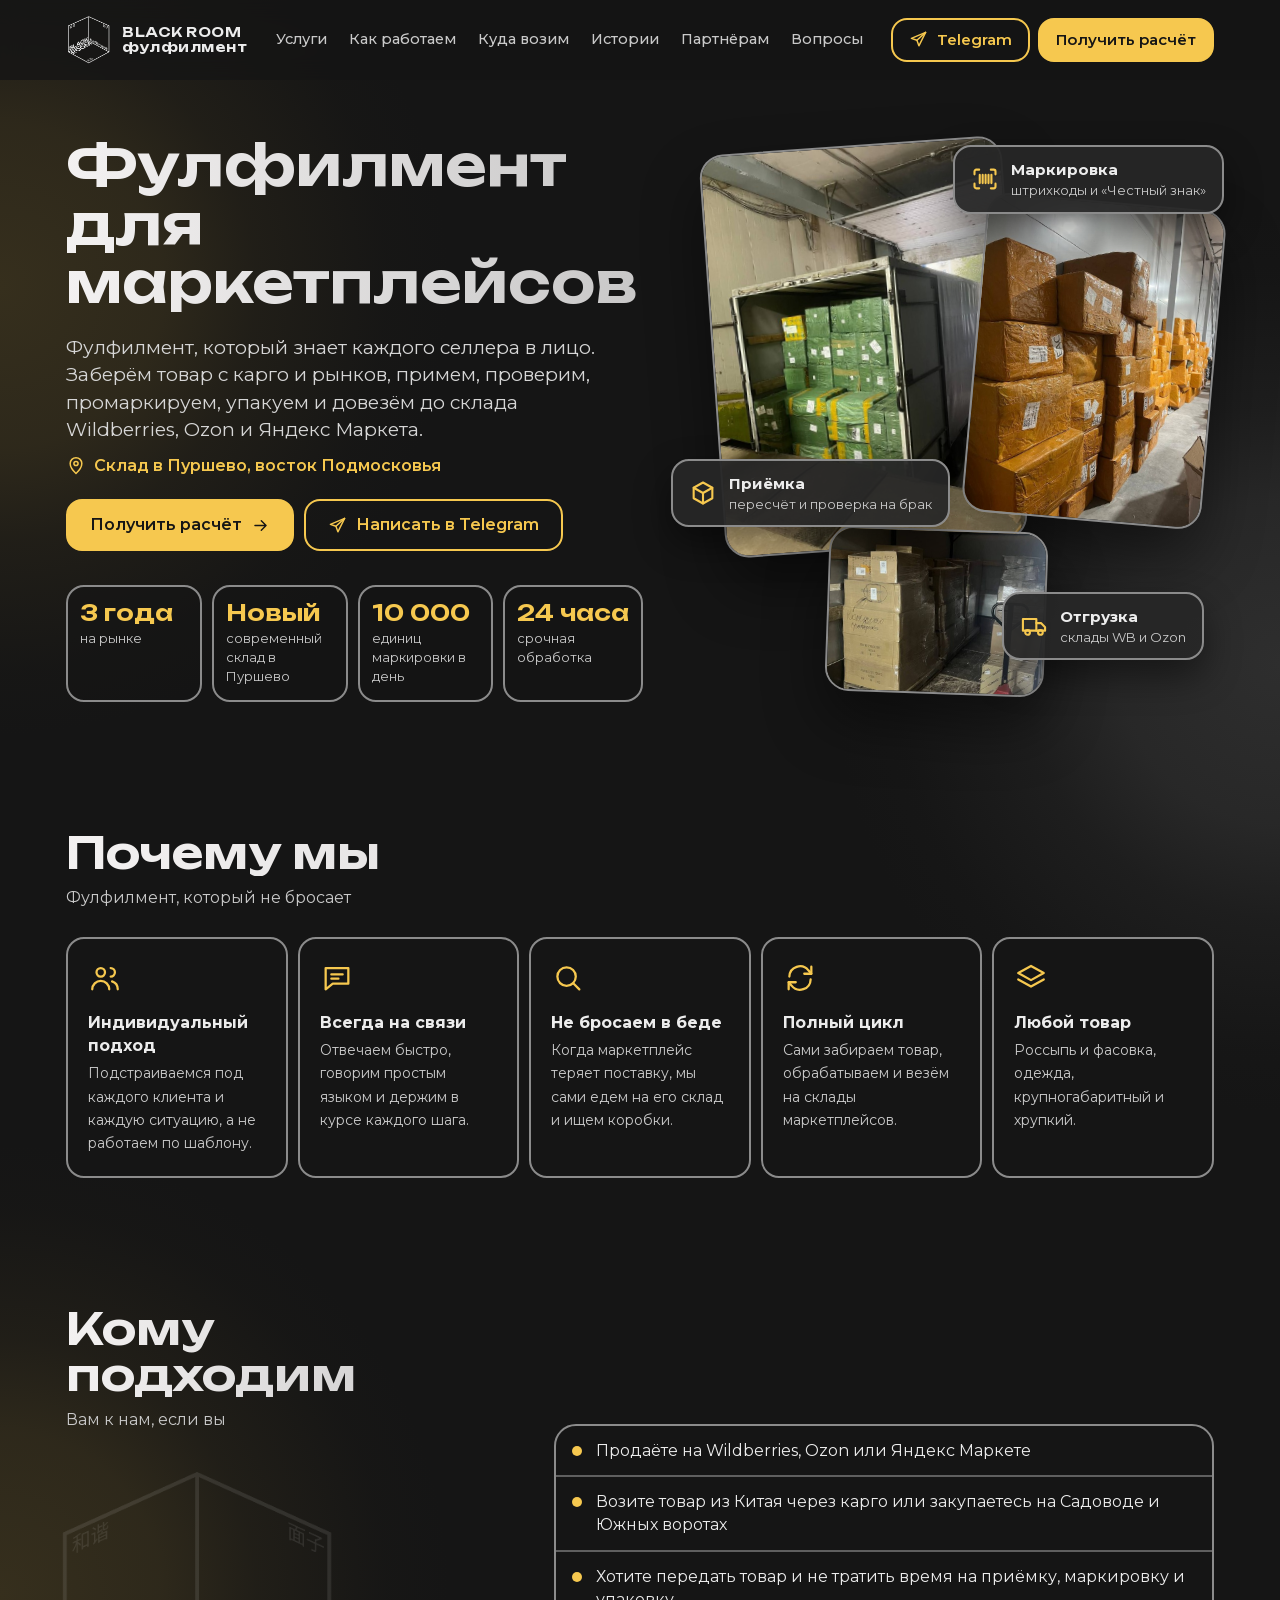
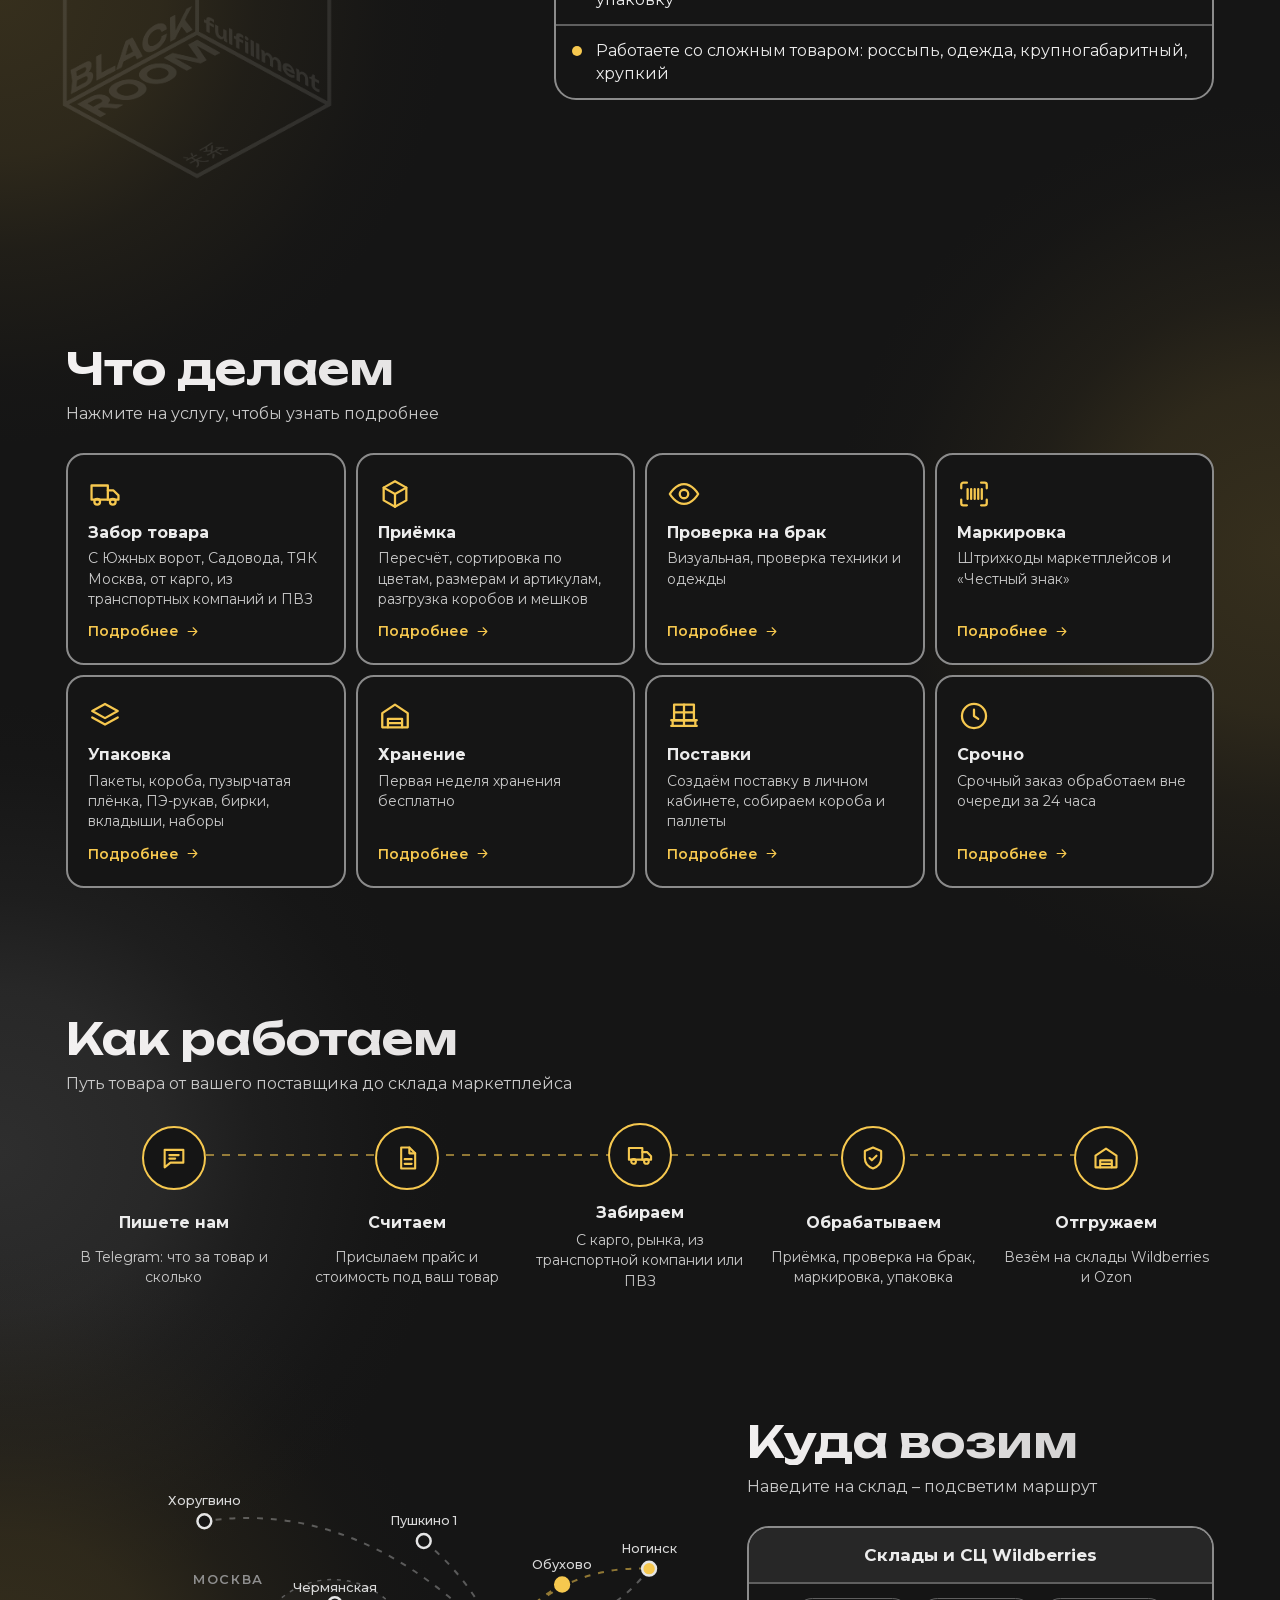
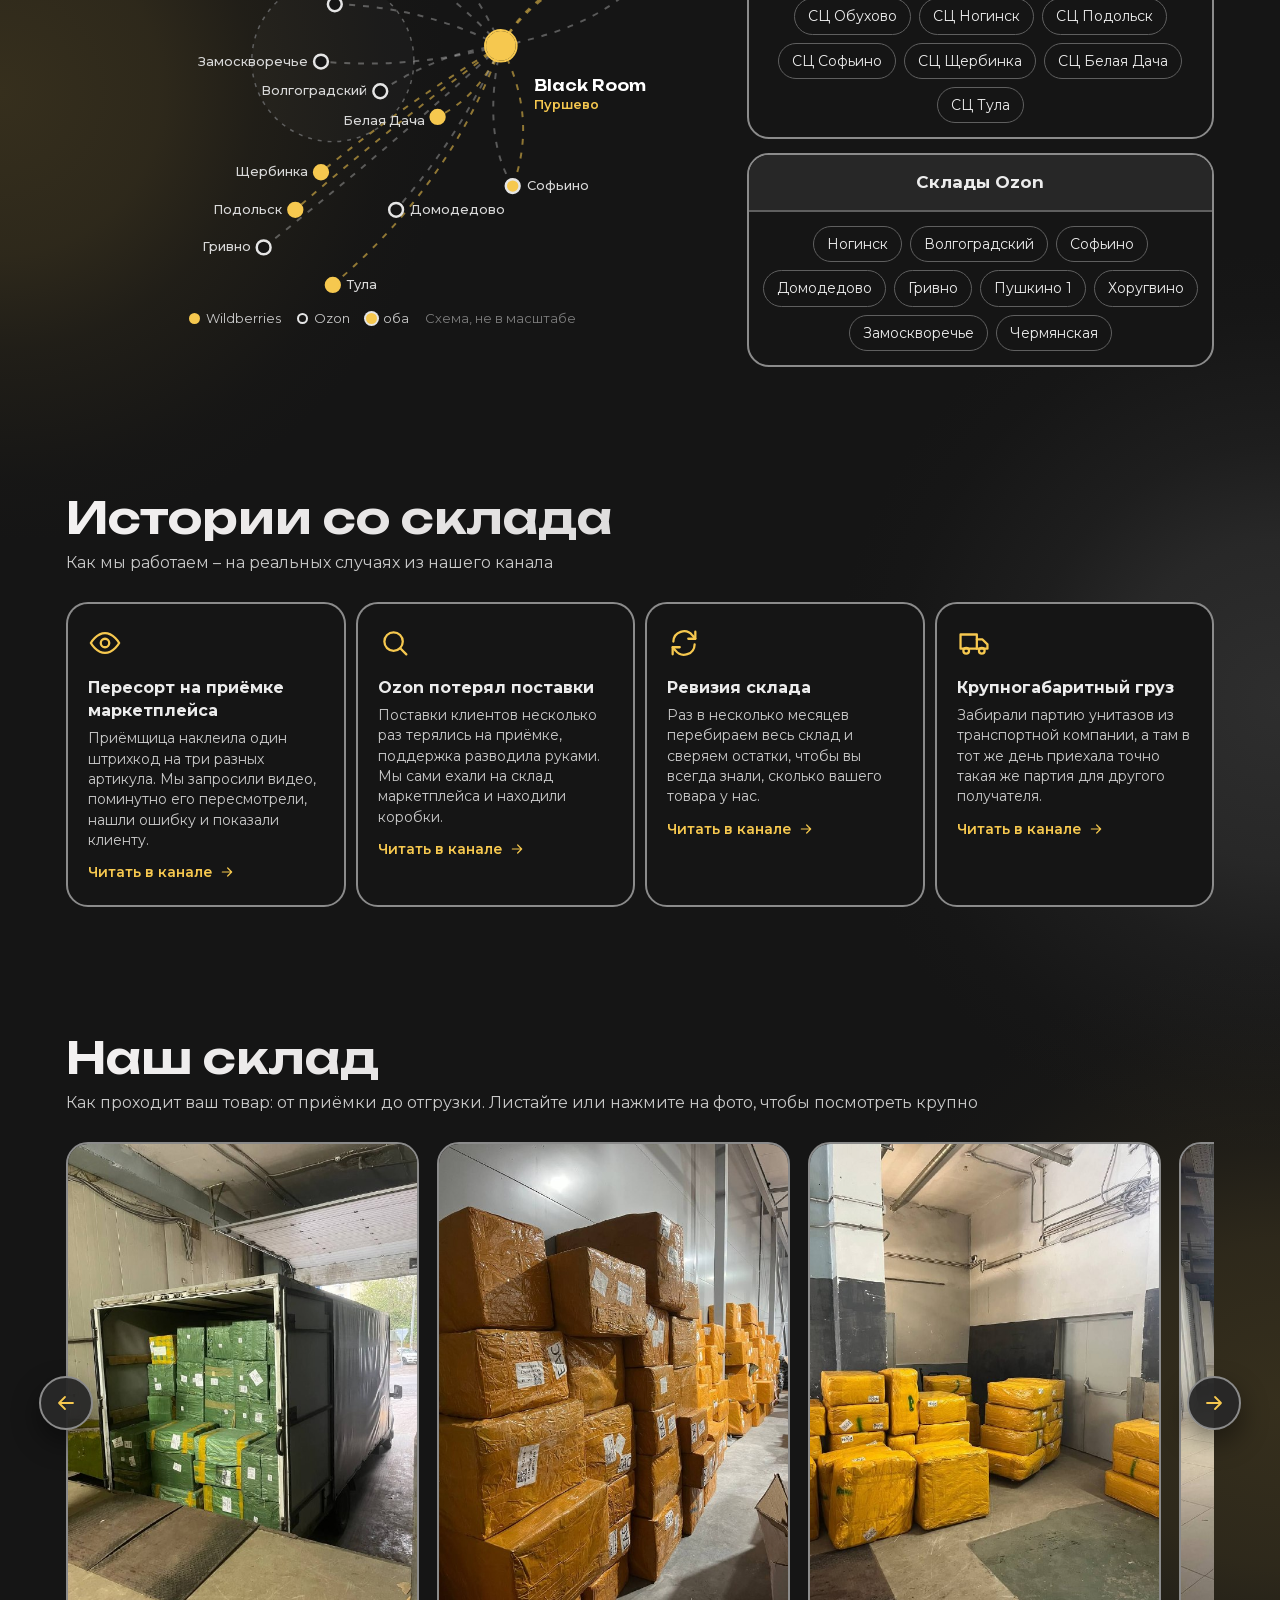
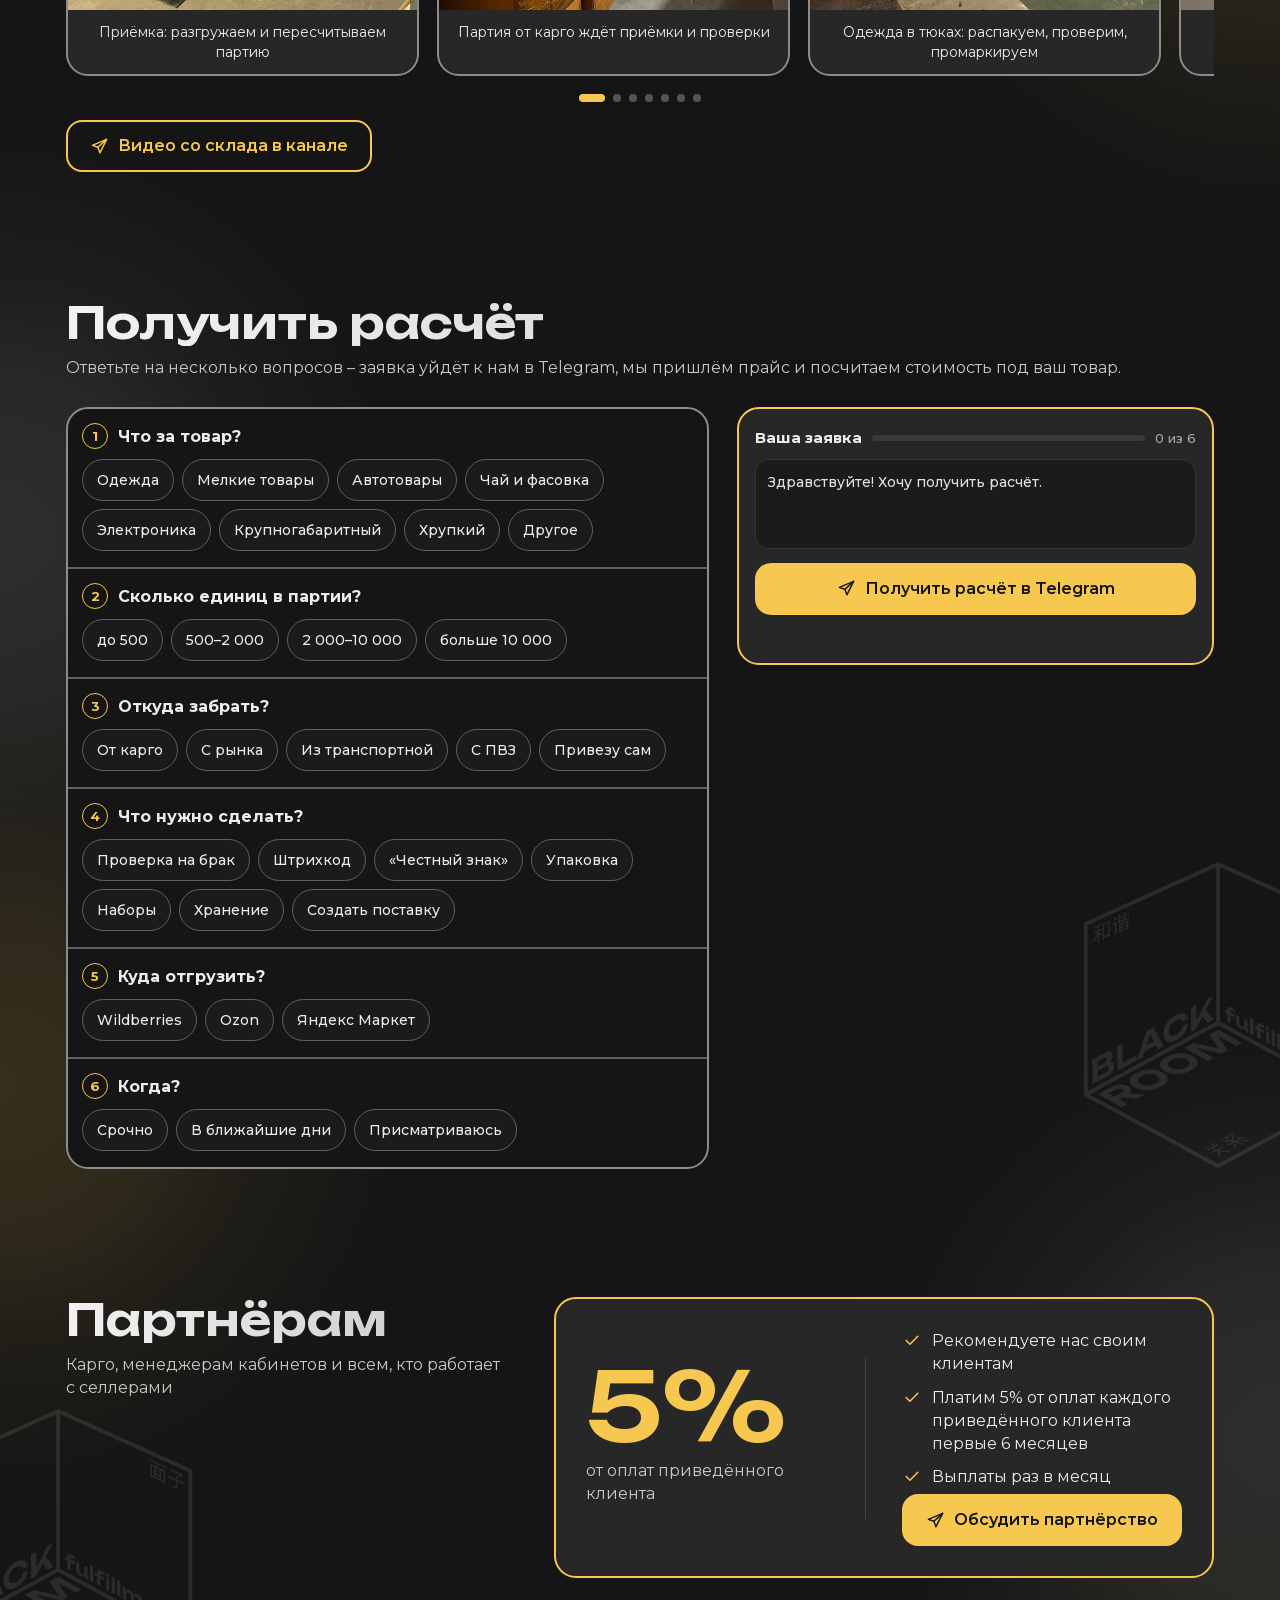
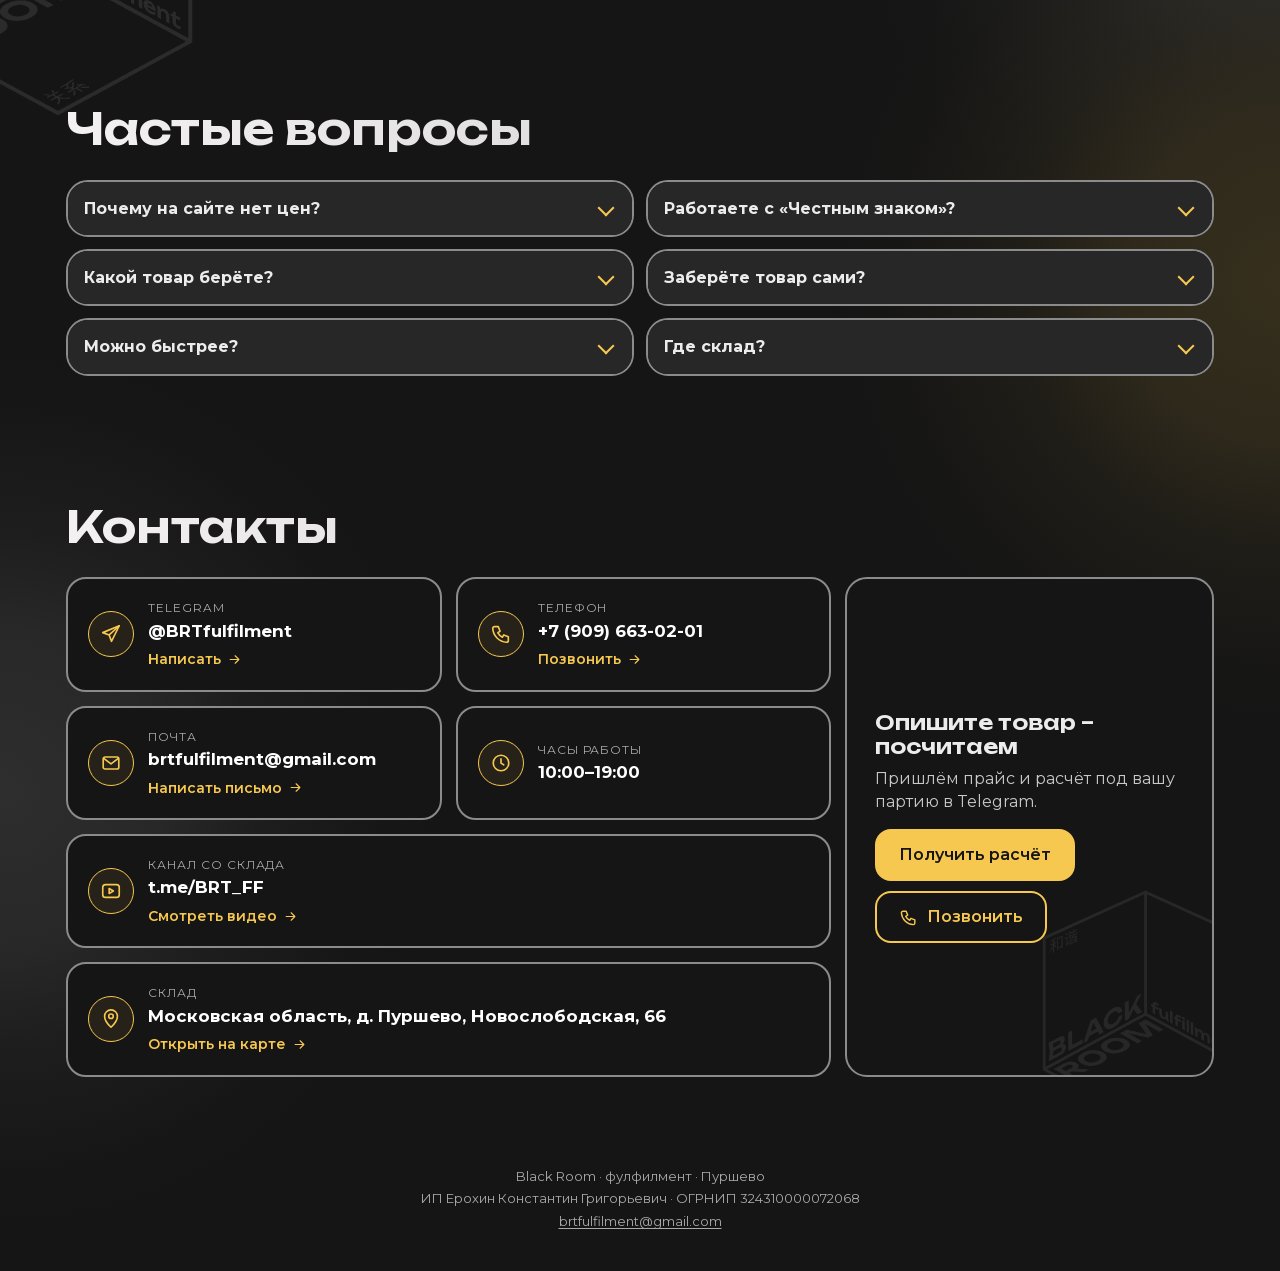
<file: index.html>
<!doctype html>
<html lang="ru">
<head>
<meta charset="utf-8">
<meta name="viewport" content="width=device-width, initial-scale=1, viewport-fit=cover">
<title>Black Room – фулфилмент для Wildberries, Ozon и Яндекс Маркета</title>
<meta name="description" content="Фулфилмент Black Room, склад в Пуршево (восток Подмосковья). Забор с карго и рынков, приёмка, маркировка, упаковка, доставка на склады WB и Ozon. 3 года на рынке.">
<meta name="theme-color" content="#151515">
<meta property="og:title" content="Black Room – фулфилмент для маркетплейсов">
<meta property="og:description" content="Фулфилмент, который знает каждого селлера в лицо. Заберём товар с карго и рынков, примем, промаркируем, упакуем и довезём до склада WB и Ozon.">
<meta property="og:type" content="website">
<meta property="og:url" content="https://blackroomteam.ru/">
<meta property="og:site_name" content="Black Room">
<meta property="og:locale" content="ru_RU">
<meta property="og:image" content="https://blackroomteam.ru/img/og.jpg?v=2">
<meta property="og:image:width" content="1200">
<meta property="og:image:height" content="630">
<meta property="og:image:alt" content="Black Room – фулфилмент для маркетплейсов">
<meta name="twitter:card" content="summary_large_image">
<link rel="icon" type="image/png" href="img/favicon.png">
<link rel="preload" href="fonts/unbounded-cyrillic.woff2" as="font" type="font/woff2" crossorigin>
<link rel="preload" href="fonts/montserrat-cyrillic.woff2" as="font" type="font/woff2" crossorigin>
<link rel="stylesheet" href="style.css?v=16">
<script>document.documentElement.classList.add("js")</script>
</head>
<body>

<!-- иконки: тонкие жёлтые линии -->
<svg width="0" height="0" style="position:absolute" aria-hidden="true">
  <defs>
    <symbol id="i-chat" viewBox="0 0 24 24"><path d="M4 5h16v11H9l-5 4z"/><path d="M8 9.5h8M8 12.5h5"/></symbol>
    <symbol id="i-doc" viewBox="0 0 24 24"><path d="M7 3h7l5 5v13H7z"/><path d="M14 3v5h5"/><path d="M10 13h6M10 17h6"/></symbol>
    <symbol id="i-truck" viewBox="0 0 24 24"><path d="M2.5 6h11.5v10H2.5z"/><path d="M14 9.5h4l3.5 3.5v3H14"/><circle cx="6.5" cy="17.5" r="2"/><circle cx="17.5" cy="17.5" r="2"/></symbol>
    <symbol id="i-box" viewBox="0 0 24 24"><path d="M12 3l8 4.5v9L12 21l-8-4.5v-9z"/><path d="M4 7.5l8 4.5 8-4.5M12 12v9"/></symbol>
    <symbol id="i-barcode" viewBox="0 0 24 24"><path d="M3 8V5.5A1.5 1.5 0 014.5 4H7M17 4h2.5A1.5 1.5 0 0121 5.5V8M21 16v2.5a1.5 1.5 0 01-1.5 1.5H17M7 20H4.5A1.5 1.5 0 013 18.5V16"/><path d="M7.5 8.5v7M10 8.5v7M12.5 8.5v7M15 8.5v7M17.5 8.5v7"/></symbol>
    <symbol id="i-shield" viewBox="0 0 24 24"><path d="M12 3l7 3v6c0 4.5-3 7.5-7 9-4-1.5-7-4.5-7-9V6z"/><path d="M9 12l2 2 4-4"/></symbol>
    <symbol id="i-mail" viewBox="0 0 24 24"><rect x="3.5" y="5.5" width="17" height="13" rx="2"/><path d="M4 7l8 6 8-6"/></symbol>
<symbol id="i-clock" viewBox="0 0 24 24"><circle cx="12" cy="12" r="8.5"/><path d="M12 7.5V12l3 2"/></symbol>
    <symbol id="i-people" viewBox="0 0 24 24"><circle cx="9" cy="8" r="3"/><path d="M3 20c0-3.3 2.7-6 6-6s6 2.7 6 6"/><path d="M16 5a3 3 0 010 6M21 20c0-2.6-1.7-4.8-4-5.6"/></symbol>
    <symbol id="i-search" viewBox="0 0 24 24"><circle cx="11" cy="11" r="6.5"/><path d="M20 20l-4.3-4.3"/></symbol>
    <symbol id="i-cycle" viewBox="0 0 24 24"><path d="M4.5 11a7.5 7.5 0 0113.4-4.4L20 9"/><path d="M20 4v5h-5"/><path d="M19.5 13a7.5 7.5 0 01-13.4 4.4L4 15"/><path d="M4 20v-5h5"/></symbol>
    <symbol id="i-layers" viewBox="0 0 24 24"><path d="M12 3.5l9 5-9 5-9-5z"/><path d="M3 13l9 5 9-5"/></symbol>
    <symbol id="i-eye" viewBox="0 0 24 24"><path d="M2 12s4-7 10-7 10 7 10 7-4 7-10 7S2 12 2 12z"/><circle cx="12" cy="12" r="3"/></symbol>
    <symbol id="i-store" viewBox="0 0 24 24"><path d="M3 10l9-6 9 6v10H3z"/><path d="M7 20v-6h10v6M7 17h10"/></symbol>
    <symbol id="i-pallet" viewBox="0 0 24 24"><path d="M5 4h14v11H5z"/><path d="M5 9.5h14M12 4v11"/><path d="M3 15h18M4 15v4M12 15v4M20 15v4M3 19h18"/></symbol>
    <symbol id="i-pin" viewBox="0 0 24 24"><path d="M12 21s-7-6.5-7-12a7 7 0 0114 0c0 5.5-7 12-7 12z"/><circle cx="12" cy="9" r="2.5"/></symbol>
    <symbol id="i-arrow" viewBox="0 0 24 24"><path d="M5 12h14M13 6l6 6-6 6"/></symbol>
    <symbol id="i-check" viewBox="0 0 24 24"><path d="M5 12.5l4.5 4.5L19 7.5"/></symbol>
    <symbol id="i-send" viewBox="0 0 24 24"><path d="M21 3L3 10.5l7 2.5 2.5 7z"/><path d="M21 3l-11 10"/></symbol>
    <symbol id="i-play" viewBox="0 0 24 24"><rect x="3" y="5" width="18" height="14" rx="3"/><path d="M10 9.3v5.4l4.6-2.7z"/></symbol>
    <symbol id="i-phone" viewBox="0 0 24 24"><path d="M5 4h4l2 5-2.5 1.5a11 11 0 005 5L15 13l5 2v4a2 2 0 01-2 2A16 16 0 013 6a2 2 0 012-2z"/></symbol>
  </defs>
</svg>

<div class="page">
  <!-- свечение и кубы по краям: расставляются по блокам скриптом -->
  <div class="glow y l" data-sec="top" data-pos="0.3"></div>
  <div class="glow g r" data-sec="top" data-pos="0.85"></div>
  <div class="glow y l" data-sec="fit" data-pos="0.55"></div>
  <div class="glow y r" data-sec="services" data-pos="0.4"></div>
  <div class="glow g l" data-sec="how" data-pos="0.5"></div>
  <div class="glow y l" data-sec="where" data-pos="0.5"></div>
  <div class="glow g r" data-sec="cases" data-pos="0.5"></div>
  <div class="glow y r" data-sec="photo" data-pos="0.5"></div>
  <div class="glow g l" data-sec="quote" data-pos="0.3"></div>
  <div class="glow y l" data-sec="quote" data-pos="0.85"></div>
  <div class="glow g r" data-sec="partners" data-pos="0.5"></div>
  <div class="glow y r" data-sec="faq" data-pos="0.6"></div>
  <div class="glow g l" data-sec="contacts" data-pos="0.5"></div>
  <img class="cube r" data-sec="quote" data-pos="0.78" src="img/logo-white.png" alt="" aria-hidden="true">
  <img class="cube l" data-sec="partners" data-pos="0.8" src="img/logo-white.png" alt="" aria-hidden="true">

  <header class="topbar">
    <div class="wrap top">
      <a class="brand" href="#top"><img src="img/logo-white.png" alt=""><span>BLACK ROOM<br>фулфилмент</span></a>
      <nav class="menu">
        <a href="#services">Услуги</a>
        <a href="#how">Как работаем</a>
        <a href="#where">Куда возим</a>
        <a href="#cases">Истории</a>
        <a href="#partners">Партнёрам</a>
        <a href="#faq">Вопросы</a>
      </nav>
      <div class="topbtns">
        <a class="btn o sm" href="https://t.me/BRTfulfilment" target="_blank" rel="noopener"><svg class="ic"><use href="#i-send"/></svg>Telegram</a>
        <a class="btn y sm" href="#quote">Получить расчёт</a>
      </div>
    </div>
  </header>

  <main class="wrap">

    <!-- первый экран -->
    <section id="top" class="hero">
      <img class="hero-logo" src="img/logo-white.png" alt="" aria-hidden="true">
      <div class="hero-text">
        <h1>Фулфилмент для маркетплейсов</h1>
        <p class="lead">Фулфилмент, который знает каждого селлера в лицо. Заберём товар с карго и рынков, примем, проверим, промаркируем, упакуем и довезём до склада Wildberries, Ozon и Яндекс Маркета.</p>
        <p class="where"><svg class="ic"><use href="#i-pin"/></svg>Склад в Пуршево, восток Подмосковья</p>
        <div class="btns">
          <a class="btn y" href="#quote">Получить расчёт<svg class="ic"><use href="#i-arrow"/></svg></a>
          <a class="btn o" href="https://t.me/BRTfulfilment" target="_blank" rel="noopener"><svg class="ic"><use href="#i-send"/></svg>Написать в Telegram</a>
        </div>
        <div class="facts">
          <div class="rv"><b>3 года</b><span>на рынке</span></div>
          <div class="rv"><b>Новый</b><span>современный склад в Пуршево</span></div>
          <div class="rv"><b data-to="10000">10 000</b><span>единиц маркировки в день</span></div>
          <div class="rv"><b>24 часа</b><span>срочная обработка</span></div>
        </div>
      </div>
      <div class="hero-visual" aria-hidden="true">
        <img class="ph ph1" src="img/priemka.jpg" alt="">
        <img class="ph ph2" src="img/partiya.jpg" alt="">
        <img class="ph ph3" src="img/zagruzheno.jpg" alt="">
        <div class="chip-f f1"><svg class="ic"><use href="#i-box"/></svg><div><b>Приёмка</b><span>пересчёт и проверка на брак</span></div></div>
        <div class="chip-f f2"><svg class="ic"><use href="#i-barcode"/></svg><div><b>Маркировка</b><span>штрихкоды и «Честный знак»</span></div></div>
        <div class="chip-f f3"><svg class="ic"><use href="#i-truck"/></svg><div><b>Отгрузка</b><span>склады WB и Ozon</span></div></div>
      </div>
    </section>

    <!-- почему мы -->
    <section id="why">
      <div class="head rv"><h2>Почему мы</h2><p class="sub">Фулфилмент, который не бросает</p></div>
      <div class="grid why-grid">
        <div class="card rv"><svg class="ic big"><use href="#i-people"/></svg><b>Индивидуальный подход</b><span>Подстраиваемся под каждого клиента и каждую ситуацию, а не работаем по шаблону.</span></div>
        <div class="card rv"><svg class="ic big"><use href="#i-chat"/></svg><b>Всегда на связи</b><span>Отвечаем быстро, говорим простым языком и держим в курсе каждого шага.</span></div>
        <div class="card rv"><svg class="ic big"><use href="#i-search"/></svg><b>Не бросаем в беде</b><span>Когда маркетплейс теряет поставку, мы сами едем на его склад и ищем коробки.</span></div>
        <div class="card rv"><svg class="ic big"><use href="#i-cycle"/></svg><b>Полный цикл</b><span>Сами забираем товар, обрабатываем и везём на склады маркетплейсов.</span></div>
        <div class="card rv"><svg class="ic big"><use href="#i-layers"/></svg><b>Любой товар</b><span>Россыпь и фасовка, одежда, крупногабаритный и хрупкий.</span></div>
      </div>
    </section>

    <!-- кому подходим -->
    <section id="fit" class="split">
      <div class="head rv"><h2>Кому подходим</h2><p class="sub">Вам к нам, если вы</p><img class="fit-logo" src="img/logo-white.png" alt="" aria-hidden="true"></div>
      <div class="tbl rv">
        <div class="row one dot"><div>Продаёте на Wildberries, Ozon или Яндекс Маркете</div></div>
        <div class="row one dot"><div>Возите товар из Китая через карго или закупаетесь на Садоводе и Южных воротах</div></div>
        <div class="row one dot"><div>Хотите передать товар и не тратить время на приёмку, маркировку и упаковку</div></div>
        <div class="row one dot"><div>Работаете со сложным товаром: россыпь, одежда, крупногабаритный, хрупкий</div></div>
      </div>
    </section>

    <!-- услуги -->
    <section id="services">
      <div class="head rv"><h2>Что делаем</h2><p class="sub">Нажмите на услугу, чтобы узнать подробнее</p></div>
      <div class="grid svc-grid">
        <button class="card svc rv" type="button" data-svc="pickup"><svg class="ic big"><use href="#i-truck"/></svg><b>Забор товара</b><span>С Южных ворот, Садовода, ТЯК Москва, от карго, из транспортных компаний и ПВЗ</span><i class="more-l">Подробнее<svg class="ic"><use href="#i-arrow"/></svg></i></button>
        <button class="card svc rv" type="button" data-svc="accept"><svg class="ic big"><use href="#i-box"/></svg><b>Приёмка</b><span>Пересчёт, сортировка по цветам, размерам и артикулам, разгрузка коробов и мешков</span><i class="more-l">Подробнее<svg class="ic"><use href="#i-arrow"/></svg></i></button>
        <button class="card svc rv" type="button" data-svc="check"><svg class="ic big"><use href="#i-eye"/></svg><b>Проверка на брак</b><span>Визуальная, проверка техники и одежды</span><i class="more-l">Подробнее<svg class="ic"><use href="#i-arrow"/></svg></i></button>
        <button class="card svc rv" type="button" data-svc="mark"><svg class="ic big"><use href="#i-barcode"/></svg><b>Маркировка</b><span>Штрихкоды маркетплейсов и «Честный знак»</span><i class="more-l">Подробнее<svg class="ic"><use href="#i-arrow"/></svg></i></button>
        <button class="card svc rv" type="button" data-svc="pack"><svg class="ic big"><use href="#i-layers"/></svg><b>Упаковка</b><span>Пакеты, короба, пузырчатая плёнка, ПЭ-рукав, бирки, вкладыши, наборы</span><i class="more-l">Подробнее<svg class="ic"><use href="#i-arrow"/></svg></i></button>
        <button class="card svc rv" type="button" data-svc="store"><svg class="ic big"><use href="#i-store"/></svg><b>Хранение</b><span>Первая неделя хранения бесплатно</span><i class="more-l">Подробнее<svg class="ic"><use href="#i-arrow"/></svg></i></button>
        <button class="card svc rv" type="button" data-svc="supply"><svg class="ic big"><use href="#i-pallet"/></svg><b>Поставки</b><span>Создаём поставку в личном кабинете, собираем короба и паллеты</span><i class="more-l">Подробнее<svg class="ic"><use href="#i-arrow"/></svg></i></button>
        <button class="card svc rv" type="button" data-svc="urgent"><svg class="ic big"><use href="#i-clock"/></svg><b>Срочно</b><span>Срочный заказ обработаем вне очереди за 24 часа</span><i class="more-l">Подробнее<svg class="ic"><use href="#i-arrow"/></svg></i></button>
      </div>
    </section>

    <!-- как работаем: путь товара -->
    <section id="how">
      <div class="head rv"><h2>Как работаем</h2><p class="sub">Путь товара от вашего поставщика до склада маркетплейса</p></div>
      <ol class="flow rv">
        <li><span class="n"><svg class="ic"><use href="#i-chat"/></svg></span><b>Пишете нам</b><span>В Telegram: что за товар и сколько</span></li>
        <li><span class="n"><svg class="ic"><use href="#i-doc"/></svg></span><b>Считаем</b><span>Присылаем прайс и стоимость под ваш товар</span></li>
        <li><span class="n"><svg class="ic"><use href="#i-truck"/></svg></span><b>Забираем</b><span>С карго, рынка, из транспортной компании или ПВЗ</span></li>
        <li><span class="n"><svg class="ic"><use href="#i-shield"/></svg></span><b>Обрабатываем</b><span>Приёмка, проверка на брак, маркировка, упаковка</span></li>
        <li><span class="n"><svg class="ic"><use href="#i-store"/></svg></span><b>Отгружаем</b><span>Везём на склады Wildberries и Ozon</span></li>
      </ol>
    </section>

    <!-- куда возим: схема -->
    <section id="where" class="split wide">
      <div class="map-wrap rv">
        <svg class="map" viewBox="0 0 640 450" role="img" aria-label="Схема: от склада в Пуршево к складам и сортировочным центрам Wildberries и Ozon">
          <circle class="msk" cx="270" cy="205" r="82"/>
          <text class="msk-t" x="200" y="128" text-anchor="end">Москва</text>
          <g class="routes">
            <path class="rt wb" data-n="obuhovo" d="M440 190 Q462 150 502 128"/>
            <path class="rt wb" data-n="noginsk-wb" d="M440 190 Q492 108 590 112"/>
            <path class="rt oz" data-n="noginsk-oz" d="M440 190 Q548 170 590 112"/>
            <path class="rt wb" data-n="belaya" d="M440 190 Q420 240 376 262"/>
            <path class="rt wb" data-n="sofino-wb" d="M440 190 Q478 262 452 332"/>
            <path class="rt oz" data-n="sofino-oz" d="M440 190 Q420 280 452 332"/>
            <path class="rt wb" data-n="shcherbinka" d="M440 190 Q340 250 258 318"/>
            <path class="rt wb" data-n="podolsk" d="M440 190 Q330 270 232 356"/>
            <path class="rt wb" data-n="tula" d="M440 190 Q390 330 270 432"/>
            <path class="rt oz" data-n="volgograd" d="M440 190 Q380 196 318 236"/>
            <path class="rt oz" data-n="domod" d="M440 190 Q400 280 334 356"/>
            <path class="rt oz" data-n="grivno" d="M440 190 Q320 300 200 394"/>
            <path class="rt oz" data-n="pushkino" d="M440 190 Q412 124 362 84"/>
            <path class="rt oz" data-n="khorugvino" d="M440 190 Q300 40 140 64"/>
            <path class="rt oz" data-n="zamosk" d="M440 190 Q350 214 258 206"/>
            <path class="rt oz" data-n="chermyan" d="M440 190 Q360 150 272 148"/>
          </g>
          <g class="nodes">
            <g class="nd wb" data-n="obuhovo"><circle cx="502" cy="128" r="7"/><text x="502" y="112" text-anchor="middle">Обухово</text></g>
            <g class="nd both" data-n="noginsk-wb noginsk-oz"><circle cx="590" cy="112" r="7"/><text x="590" y="96" text-anchor="middle">Ногинск</text></g>
            <g class="nd wb" data-n="belaya"><circle cx="376" cy="262" r="7"/><text x="363" y="270" text-anchor="end">Белая Дача</text></g>
            <g class="nd both" data-n="sofino-wb sofino-oz"><circle cx="452" cy="332" r="7"/><text x="466" y="336">Софьино</text></g>
            <g class="nd wb" data-n="shcherbinka"><circle cx="258" cy="318" r="7"/><text x="245" y="322" text-anchor="end">Щербинка</text></g>
            <g class="nd wb" data-n="podolsk"><circle cx="232" cy="356" r="7"/><text x="219" y="360" text-anchor="end">Подольск</text></g>
            <g class="nd wb" data-n="tula"><circle cx="270" cy="432" r="7"/><text x="284" y="436">Тула</text></g>
            <g class="nd oz" data-n="volgograd"><circle cx="318" cy="236" r="7"/><text x="305" y="240" text-anchor="end">Волгоградский</text></g>
            <g class="nd oz" data-n="domod"><circle cx="334" cy="356" r="7"/><text x="348" y="360">Домодедово</text></g>
            <g class="nd oz" data-n="grivno"><circle cx="200" cy="394" r="7"/><text x="187" y="398" text-anchor="end">Гривно</text></g>
            <g class="nd oz" data-n="pushkino"><circle cx="362" cy="84" r="7"/><text x="362" y="68" text-anchor="middle">Пушкино 1</text></g>
            <g class="nd oz" data-n="khorugvino"><circle cx="140" cy="64" r="7"/><text x="140" y="48" text-anchor="middle">Хоругвино</text></g>
            <g class="nd oz" data-n="zamosk"><circle cx="258" cy="206" r="7"/><text x="245" y="210" text-anchor="end">Замоскворечье</text></g>
            <g class="nd oz" data-n="chermyan"><circle cx="272" cy="148" r="7"/><text x="272" y="136" text-anchor="middle">Чермянская</text></g>
          </g>
          <g class="hub">
            <circle class="pulse" cx="440" cy="190" r="16"/>
            <circle class="core" cx="440" cy="190" r="15"/>
            <text x="474" y="236" class="hub-t">Black Room</text>
            <text x="474" y="254" class="hub-s">Пуршево</text>
          </g>
        </svg>
        <div class="legend"><span><i class="lg wb"></i>Wildberries</span><span><i class="lg oz"></i>Ozon</span><span><i class="lg both"></i>оба</span><span class="muted">Схема, не в масштабе</span></div>
      </div>
      <div class="where-text">
        <div class="head rv"><h2>Куда возим</h2><p class="sub">Наведите на склад – подсветим маршрут</p></div>
        <div class="tbl rv">
          <div class="th">Склады и СЦ Wildberries</div>
          <div class="row one"><div class="chips">
            <span data-n="obuhovo">СЦ Обухово</span><span data-n="noginsk-wb">СЦ Ногинск</span><span data-n="podolsk">СЦ Подольск</span><span data-n="sofino-wb">СЦ Софьино</span><span data-n="shcherbinka">СЦ Щербинка</span><span data-n="belaya">СЦ Белая Дача</span><span data-n="tula">СЦ Тула</span>
          </div></div>
        </div>
        <div class="tbl rv">
          <div class="th">Склады Ozon</div>
          <div class="row one"><div class="chips">
            <span data-n="noginsk-oz">Ногинск</span><span data-n="volgograd">Волгоградский</span><span data-n="sofino-oz">Софьино</span><span data-n="domod">Домодедово</span><span data-n="grivno">Гривно</span><span data-n="pushkino">Пушкино 1</span><span data-n="khorugvino">Хоругвино</span><span data-n="zamosk">Замоскворечье</span><span data-n="chermyan">Чермянская</span>
          </div></div>
        </div>
      </div>
    </section>

    <!-- истории -->
    <section id="cases">
      <div class="head rv"><h2>Истории со склада</h2><p class="sub">Как мы работаем – на реальных случаях из нашего канала</p></div>
      <div class="grid cases">
        <a class="case rv" href="https://t.me/BRT_FF/16" target="_blank" rel="noopener">
          <svg class="ic big"><use href="#i-eye"/></svg>
          <b>Пересорт на приёмке маркетплейса</b>
          <span>Приёмщица наклеила один штрихкод на три разных артикула. Мы запросили видео, поминутно его пересмотрели, нашли ошибку и показали клиенту.</span>
          <i>Читать в канале<svg class="ic"><use href="#i-arrow"/></svg></i></a>
        <a class="case rv" href="https://t.me/BRT_FF/5" target="_blank" rel="noopener">
          <svg class="ic big"><use href="#i-search"/></svg>
          <b>Ozon потерял поставки</b>
          <span>Поставки клиентов несколько раз терялись на приёмке, поддержка разводила руками. Мы сами ехали на склад маркетплейса и находили коробки.</span>
          <i>Читать в канале<svg class="ic"><use href="#i-arrow"/></svg></i></a>
        <a class="case rv" href="https://t.me/BRT_FF/10" target="_blank" rel="noopener">
          <svg class="ic big"><use href="#i-cycle"/></svg>
          <b>Ревизия склада</b>
          <span>Раз в несколько месяцев перебираем весь склад и сверяем остатки, чтобы вы всегда знали, сколько вашего товара у нас.</span>
          <i>Читать в канале<svg class="ic"><use href="#i-arrow"/></svg></i></a>
        <a class="case rv" href="https://t.me/BRT_FF/21" target="_blank" rel="noopener">
          <svg class="ic big"><use href="#i-truck"/></svg>
          <b>Крупногабаритный груз</b>
          <span>Забирали партию унитазов из транспортной компании, а там в тот же день приехала точно такая же партия для другого получателя.</span>
          <i>Читать в канале<svg class="ic"><use href="#i-arrow"/></svg></i></a>
      </div>
    </section>

    <!-- фото -->
    <section id="photo">
      <div class="head rv"><h2>Наш склад</h2><p class="sub">Как проходит ваш товар: от приёмки до отгрузки. Листайте или нажмите на фото, чтобы посмотреть крупно</p></div>
      <div class="carousel rv">
        <button class="car-btn prev" type="button" aria-label="Предыдущее фото"><svg class="ic"><use href="#i-arrow"/></svg></button>
        <div class="gal" id="gal">
        <figure><img src="img/priemka.jpg" alt="Разгрузка партии" loading="lazy"><figcaption>Приёмка: разгружаем и пересчитываем партию</figcaption></figure>
        <figure><img src="img/partiya.jpg" alt="Партия от карго" loading="lazy"><figcaption>Партия от карго ждёт приёмки и проверки</figcaption></figure>
        <figure><img src="img/gruz.jpg" alt="Одежда в тюках" loading="lazy"><figcaption>Одежда в тюках: распакуем, проверим, промаркируем</figcaption></figure>
        <figure><img src="img/podgotovleno.jpg" alt="Паллеты перед отгрузкой" loading="lazy"><figcaption>Паллеты собраны и обмотаны плёнкой перед отгрузкой</figcaption></figure>
        <figure><img src="img/palety.jpg" alt="Паллеты в машине" loading="lazy"><figcaption>Короба с этикетками на паллетах, закреплены стретч-плёнкой</figcaption></figure>
        <figure><img src="img/korob.jpg" alt="Короба по складам назначения" loading="lazy"><figcaption>Каждый короб подписан и пронумерован по складу назначения</figcaption></figure>
        <figure><img src="img/zagruzheno.jpg" alt="Загруженная машина" loading="lazy"><figcaption>Загружено и едет на склад маркетплейса</figcaption></figure>
      </div>
        <button class="car-btn next" type="button" aria-label="Следующее фото"><svg class="ic"><use href="#i-arrow"/></svg></button>
        <div class="dots" id="galDots"></div>
      </div>
      <a class="btn o more" href="https://t.me/BRT_FF" target="_blank" rel="noopener"><svg class="ic"><use href="#i-send"/></svg>Видео со склада в канале</a>
    </section>

    <!-- заявка на расчёт -->
    <section id="quote" class="quote">
      <div class="head rv"><h2>Получить расчёт</h2><p class="sub">Ответьте на несколько вопросов – заявка уйдёт к нам в Telegram, мы пришлём прайс и посчитаем стоимость под ваш товар.</p></div>
      <div class="quote-grid">
        <div class="tbl rv">
          <div class="q">
            <div class="ql"><span class="qn">1</span>Что за товар?</div>
            <div class="opts">
              <label><input type="radio" name="goods" value="одежда"><span>Одежда</span></label>
              <label><input type="radio" name="goods" value="мелкие товары"><span>Мелкие товары</span></label>
              <label><input type="radio" name="goods" value="автотовары"><span>Автотовары</span></label>
              <label><input type="radio" name="goods" value="чай и фасовка"><span>Чай и фасовка</span></label>
              <label><input type="radio" name="goods" value="электроника"><span>Электроника</span></label>
              <label><input type="radio" name="goods" value="крупногабаритный"><span>Крупногабаритный</span></label>
              <label><input type="radio" name="goods" value="хрупкий"><span>Хрупкий</span></label>
              <label><input type="radio" name="goods" value="другое"><span>Другое</span></label>
            </div>
          </div>
          <div class="q">
            <div class="ql"><span class="qn">2</span>Сколько единиц в партии?</div>
            <div class="opts">
              <label><input type="radio" name="qty" value="до 500"><span>до 500</span></label>
              <label><input type="radio" name="qty" value="500–2 000"><span>500–2 000</span></label>
              <label><input type="radio" name="qty" value="2 000–10 000"><span>2 000–10 000</span></label>
              <label><input type="radio" name="qty" value="больше 10 000"><span>больше 10 000</span></label>
            </div>
          </div>
          <div class="q">
            <div class="ql"><span class="qn">3</span>Откуда забрать?</div>
            <div class="opts">
              <label><input type="radio" name="from" value="от карго"><span>От карго</span></label>
              <label><input type="radio" name="from" value="с рынка (Садовод, Южные ворота, ТЯК)"><span>С рынка</span></label>
              <label><input type="radio" name="from" value="из транспортной компании"><span>Из транспортной</span></label>
              <label><input type="radio" name="from" value="с ПВЗ"><span>С ПВЗ</span></label>
              <label><input type="radio" name="from" value="привезу сам"><span>Привезу сам</span></label>
            </div>
          </div>
          <div class="q">
            <div class="ql"><span class="qn">4</span>Что нужно сделать?</div>
            <div class="opts">
              <label><input type="checkbox" name="work" value="проверка на брак"><span>Проверка на брак</span></label>
              <label><input type="checkbox" name="work" value="маркировка штрихкодом"><span>Штрихкод</span></label>
              <label><input type="checkbox" name="work" value="«Честный знак»"><span>«Честный знак»</span></label>
              <label><input type="checkbox" name="work" value="упаковка"><span>Упаковка</span></label>
              <label><input type="checkbox" name="work" value="комплектация наборов"><span>Наборы</span></label>
              <label><input type="checkbox" name="work" value="хранение"><span>Хранение</span></label>
              <label><input type="checkbox" name="work" value="создание поставки"><span>Создать поставку</span></label>
            </div>
          </div>
          <div class="q">
            <div class="ql"><span class="qn">5</span>Куда отгрузить?</div>
            <div class="opts">
              <label><input type="checkbox" name="to" value="Wildberries"><span>Wildberries</span></label>
              <label><input type="checkbox" name="to" value="Ozon"><span>Ozon</span></label>
              <label><input type="checkbox" name="to" value="Яндекс Маркет"><span>Яндекс Маркет</span></label>
            </div>
          </div>
          <div class="q">
            <div class="ql"><span class="qn">6</span>Когда?</div>
            <div class="opts">
              <label><input type="radio" name="when" value="срочно, за 24 часа"><span>Срочно</span></label>
              <label><input type="radio" name="when" value="в ближайшие дни"><span>В ближайшие дни</span></label>
              <label><input type="radio" name="when" value="пока присматриваюсь"><span>Присматриваюсь</span></label>
            </div>
          </div>
        </div>
        <div class="res rv">
          <div class="res-h"><span>Ваша заявка</span><span class="prog"><i id="progBar"></i></span><span id="progTxt">0 из 6</span></div>
          <pre id="preview"></pre>
          <a class="btn y wide" id="sendQuote" href="https://t.me/BRTfulfilment" target="_blank" rel="noopener"><svg class="ic"><use href="#i-send"/></svg>Получить расчёт в Telegram</a>
          <div class="copied" id="copied"></div>
        </div>
      </div>
    </section>

    <!-- партнёрам -->
    <section id="partners" class="split">
      <div class="head rv"><h2>Партнёрам</h2><p class="sub">Карго, менеджерам кабинетов и всем, кто работает с селлерами</p></div>
      <div class="partner rv">
        <div class="pct"><b>5%</b><span>от оплат приведённого клиента</span></div>
        <ul>
          <li><svg class="ic"><use href="#i-check"/></svg>Рекомендуете нас своим клиентам</li>
          <li><svg class="ic"><use href="#i-check"/></svg>Платим 5% от оплат каждого приведённого клиента первые 6 месяцев</li>
          <li><svg class="ic"><use href="#i-check"/></svg>Выплаты раз в месяц</li>
        </ul>
        <a class="btn y" href="https://t.me/BRTfulfilment?text=%D0%97%D0%B4%D1%80%D0%B0%D0%B2%D1%81%D1%82%D0%B2%D1%83%D0%B9%D1%82%D0%B5!%20%D0%A5%D0%BE%D1%87%D1%83%20%D1%81%D1%82%D0%B0%D1%82%D1%8C%20%D0%BF%D0%B0%D1%80%D1%82%D0%BD%D1%91%D1%80%D0%BE%D0%BC%20Black%20Room." target="_blank" rel="noopener"><svg class="ic"><use href="#i-send"/></svg>Обсудить партнёрство</a>
      </div>
    </section>

    <!-- вопросы -->
    <section id="faq">
      <div class="head rv"><h2>Частые вопросы</h2></div>
      <div class="faq-grid">
        <details class="tbl rv"><summary class="th">Почему на сайте нет цен?</summary>
          <div class="row one"><div>Стоимость зависит от товара: размера, упаковки, маркировки и объёма. Напишите, что за товар и сколько, – пришлём прайс и посчитаем под вашу партию.</div></div></details>
        <details class="tbl rv"><summary class="th">Работаете с «Честным знаком»?</summary>
          <div class="row one"><div>Да, наносим коды «Честного знака» и штрихкоды маркетплейсов.</div></div></details>
        <details class="tbl rv"><summary class="th">Какой товар берёте?</summary>
          <div class="row one"><div>Любой: мелочь, одежду, россыпь и фасовку, крупногабаритный и хрупкий.</div></div></details>
        <details class="tbl rv"><summary class="th">Заберёте товар сами?</summary>
          <div class="row one"><div>Да: с Южных ворот, Садовода, ТЯК Москва, от карго, из транспортных компаний и с ПВЗ.</div></div></details>
        <details class="tbl rv"><summary class="th">Можно быстрее?</summary>
          <div class="row one"><div>Да, срочный заказ обработаем вне очереди за 24 часа.</div></div></details>
        <details class="tbl rv"><summary class="th">Где склад?</summary>
          <div class="row one"><div>Московская область, д. Пуршево, Новослободская, 66 – восток Подмосковья.</div></div></details>
      </div>
    </section>

    <!-- контакты -->
    <section id="contacts" class="contacts">
      <div class="head rv"><h2>Контакты</h2></div>
      <div class="contact-grid">
        <div class="cgrid">
          <a class="ccard rv" href="https://t.me/BRTfulfilment" target="_blank" rel="noopener">
            <span class="ci"><svg class="ic"><use href="#i-send"/></svg></span>
            <span class="ct"><span class="cl">Telegram</span><b>@BRTfulfilment</b><i>Написать<svg class="ic"><use href="#i-arrow"/></svg></i></span></a>
          <a class="ccard rv" href="tel:+79096630201">
            <span class="ci"><svg class="ic"><use href="#i-phone"/></svg></span>
            <span class="ct"><span class="cl">Телефон</span><b>+7 (909) 663-02-01</b><i>Позвонить<svg class="ic"><use href="#i-arrow"/></svg></i></span></a>
          <a class="ccard rv" href="mailto:brtfulfilment@gmail.com">
            <span class="ci"><svg class="ic"><use href="#i-mail"/></svg></span>
            <span class="ct"><span class="cl">Почта</span><b>brtfulfilment@gmail.com</b><i>Написать письмо<svg class="ic"><use href="#i-arrow"/></svg></i></span></a>
          <div class="ccard rv">
            <span class="ci"><svg class="ic"><use href="#i-clock"/></svg></span>
            <span class="ct"><span class="cl">Часы работы</span><b>10:00–19:00</b></span></div>
          <a class="ccard wide rv" href="https://t.me/BRT_FF" target="_blank" rel="noopener">
            <span class="ci"><svg class="ic"><use href="#i-play"/></svg></span>
            <span class="ct"><span class="cl">Канал со склада</span><b>t.me/BRT_FF</b><i>Смотреть видео<svg class="ic"><use href="#i-arrow"/></svg></i></span></a>
          <a class="ccard wide rv" href="https://yandex.ru/maps/?text=%D0%9F%D1%83%D1%80%D1%88%D0%B5%D0%B2%D0%BE%2C%20%D0%9D%D0%BE%D0%B2%D0%BE%D1%81%D0%BB%D0%BE%D0%B1%D0%BE%D0%B4%D1%81%D0%BA%D0%B0%D1%8F%2C%2066" target="_blank" rel="noopener">
            <span class="ci"><svg class="ic"><use href="#i-pin"/></svg></span>
            <span class="ct"><span class="cl">Склад</span><b>Московская область, д. Пуршево, Новослободская, 66</b><i>Открыть на карте<svg class="ic"><use href="#i-arrow"/></svg></i></span></a>
        </div>
        <div class="cta rv">
          <img class="cta-logo" src="img/logo-white.png" alt="" aria-hidden="true">
          <b>Опишите товар – посчитаем</b>
          <span>Пришлём прайс и расчёт под вашу партию в Telegram.</span>
          <div class="btns">
            <a class="btn y" href="#quote">Получить расчёт</a>
            <a class="btn o" href="tel:+79096630201"><svg class="ic"><use href="#i-phone"/></svg>Позвонить</a>
          </div>
        </div>
      </div>
    </section>

    <footer>
      <div>Black Room · фулфилмент · Пуршево</div>
      <div><span>ИП Ерохин Константин Григорьевич</span> · <span>ОГРНИП 324310000072068</span></div>
      <div><a href="mailto:brtfulfilment@gmail.com">brtfulfilment@gmail.com</a></div>
    </footer>
  </main>

  <nav class="bar" id="bar">
    <a class="btn y" href="#quote"><svg class="ic"><use href="#i-doc"/></svg>Получить расчёт</a>
    <a class="bar-ic" href="https://t.me/BRTfulfilment" target="_blank" rel="noopener" aria-label="Написать в Telegram"><svg class="ic"><use href="#i-send"/></svg></a>
    <a class="bar-ic" href="tel:+79096630201" aria-label="Позвонить"><svg class="ic"><use href="#i-phone"/></svg></a>
  </nav>

  <div class="sheet" id="sheet" hidden>
    <div class="sheet-box" role="dialog" aria-modal="true" aria-labelledby="sheetTitle">
      <button class="sheet-x" type="button" aria-label="Закрыть">×</button>
      <div class="sheet-h"><span class="ci"><svg class="ic"><use id="sheetIc" href="#i-box"/></svg></span><h3 id="sheetTitle"></h3></div>
      <p id="sheetText"></p>
      <ul id="sheetList"></ul>
      <div class="btns"><a class="btn y" href="#quote" id="sheetQuote">Получить расчёт</a><a class="btn o" href="https://t.me/BRTfulfilment" target="_blank" rel="noopener"><svg class="ic"><use href="#i-send"/></svg>Написать в Telegram</a></div>
      <div class="sheet-nav"><button class="sheet-p" type="button"><svg class="ic"><use href="#i-arrow"/></svg>Предыдущая</button><span id="sheetPos"></span><button class="sheet-n" type="button">Следующая<svg class="ic"><use href="#i-arrow"/></svg></button></div>
    </div>
  </div>

  <div class="lightbox" id="lb" hidden><button class="lb-x" aria-label="Закрыть">×</button><button class="lb-p" aria-label="Назад">‹</button><figure><img alt=""><figcaption></figcaption></figure><button class="lb-n" aria-label="Вперёд">›</button></div>
</div>
<script src="app.js?v=16"></script>
<script src="stat.js?v=3"></script>
</body>
</html>
</file>
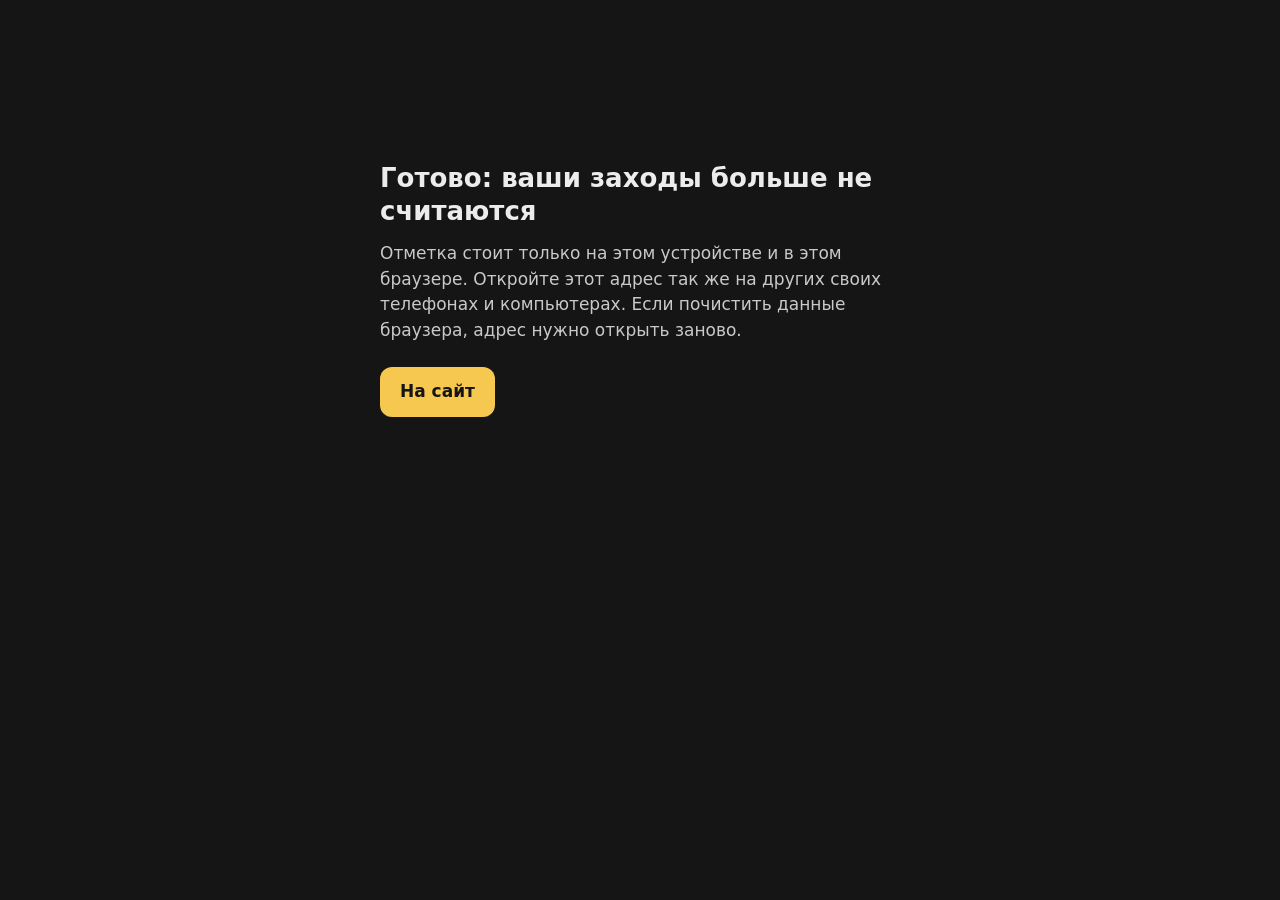
<file: svoi/index.html>
<!doctype html>
<html lang="ru">
<head>
<meta charset="utf-8">
<meta name="viewport" content="width=device-width, initial-scale=1">
<meta name="robots" content="noindex, nofollow">
<title>Black Room - свои заходы</title>
<link rel="icon" type="image/png" href="../img/favicon.png">
<style>
  html, body { margin: 0; background: #151515; color: #ececec; font: 17px/1.5 system-ui, -apple-system, "Segoe UI", sans-serif; }
  main { max-width: 520px; margin: 0 auto; padding: 18vh 24px 40px; }
  h1 { font-size: 26px; line-height: 1.25; margin: 0 0 14px; }
  p { margin: 0 0 14px; color: #c9c9c9; }
  a { display: inline-block; margin-top: 10px; padding: 12px 20px; border-radius: 12px; background: #f6c84f; color: #151515; text-decoration: none; font-weight: 600; }
</style>
</head>
<body>
<main>
  <h1 id="t">Готово: ваши заходы больше не считаются</h1>
  <p id="p">Отметка стоит только на этом устройстве и в этом браузере. Откройте этот адрес так же на других своих телефонах и компьютерах. Если почистить данные браузера, адрес нужно открыть заново.</p>
  <a href="/">На сайт</a>
</main>
<script>
  try {
    localStorage.setItem("br_svoi", "1");
    if (localStorage.getItem("br_svoi") !== "1") throw 0;
  } catch (e) {
    document.getElementById("t").textContent = "Не получилось поставить отметку";
    document.getElementById("p").textContent = "Похоже, браузер не сохраняет данные сайтов (например, включён режим инкогнито). Откройте адрес в обычном окне.";
  }
</script>
</body>
</html>
</file>
<file: style.css>
@import url("fonts/fonts.css");

/* Black Room. Стиль прайса: тёмный фон, серые рамки, жёлтые акценты, мягкое свечение по сторонам.
   Сначала телефон, ниже – планшет и ноутбук. */
:root{
  --bg:#151515; --head:#272727; --card:#1a1a1a; --line:#5f5f5f; --border:#8b8b8b;
  --ink:#ececec; --soft:#c9c9c9; --muted:#a9a9a9; --acc:#f6c84f; --acc-ink:#151515;
  --r:22px; --bw:2px; --maxw:760px;
}
*{box-sizing:border-box}
html{scroll-behavior:smooth;scroll-padding-top:16px}
html,body{margin:0;padding:0;background:var(--bg);color:var(--ink);
  font-family:"Montserrat",-apple-system,"Helvetica Neue",Arial,sans-serif;font-size:16px;line-height:1.45;
  -webkit-text-size-adjust:100%;overflow-x:hidden}
a{color:inherit}
img{max-width:100%;display:block}
.ic{width:20px;height:20px;flex:none;fill:none;stroke:currentColor;stroke-width:1.8;stroke-linecap:round;stroke-linejoin:round}
.ic.big{width:34px;height:34px;color:var(--acc);stroke-width:1.6}

.page{position:relative;overflow:hidden;overflow:clip;padding-bottom:84px}
.wrap{position:relative;z-index:1;max-width:var(--maxw);margin:0 auto;padding:0 16px}

/* свечение и кубы по краям */
.glow{position:absolute;z-index:0;width:620px;height:620px;border-radius:50%;pointer-events:none}
.glow.y{background:radial-gradient(closest-side,rgba(54,47,29,1) 0%,rgba(54,47,29,.75) 36%,rgba(54,47,29,.35) 57%,rgba(54,47,29,.05) 86%,rgba(54,47,29,0) 100%)}
.glow.g{background:radial-gradient(closest-side,rgba(46,46,46,1) 0%,rgba(46,46,46,.75) 36%,rgba(46,46,46,.35) 57%,rgba(46,46,46,.05) 86%,rgba(46,46,46,0) 100%)}
.glow.l{left:-310px}.glow.r{right:-310px}
.cube{display:none;position:absolute;z-index:0;width:300px;height:auto;opacity:.1;pointer-events:none;animation:drift 14s ease-in-out infinite alternate}
.cube.l{left:-90px}.cube.r{right:-90px;animation-delay:-7s}
@keyframes drift{from{transform:translateY(-14px) rotate(-4deg)}to{transform:translateY(14px) rotate(4deg)}}
@keyframes floaty{from{transform:translateY(-8px)}to{transform:translateY(8px)}}

/* шапка */
.topbar{position:relative;z-index:20}
.top{display:flex;align-items:center;justify-content:space-between;gap:12px;padding-top:18px;padding-bottom:6px}
.brand{display:flex;align-items:center;gap:10px;text-decoration:none;flex:none}
.brand img{width:46px}
.brand span{font-family:"Unbounded",sans-serif;font-weight:600;font-size:13px;letter-spacing:.04em;line-height:1.15}
.menu,.topbtns{display:none}

/* заголовки */
h1,h2{font-family:"Unbounded",sans-serif;font-weight:600;margin:0;line-height:1.04;
  background:linear-gradient(90deg,#f3f1f1 0%,#c8c7c7 100%);-webkit-background-clip:text;background-clip:text;color:transparent}
h1{font-size:clamp(25px,7.6vw,58px);margin:28px 0 16px}
h2{font-size:clamp(26px,7.6vw,44px)}
.head{margin-bottom:18px}
.sub{color:var(--soft);margin:10px 0 0}
.lead{font-size:17px;color:#d6d6d6;margin:0 0 10px}
.where{display:flex;align-items:center;gap:8px;color:var(--acc);font-weight:600;margin:0 0 22px}
section{position:relative;padding:36px 0}

/* кнопки */
.btns{display:flex;flex-wrap:wrap;gap:10px}
.btn{display:inline-flex;align-items:center;justify-content:center;gap:9px;white-space:nowrap;min-height:52px;padding:0 22px;border-radius:16px;
  font:600 16px/1 "Montserrat",sans-serif;text-decoration:none;cursor:pointer;border:var(--bw) solid var(--acc);
  transition:transform .18s,box-shadow .18s,background .18s,color .18s}
.btn.y{background:var(--acc);color:var(--acc-ink)}
.btn.o{background:transparent;color:var(--acc)}
.btn.sm{min-height:44px;padding:0 16px;font-size:15px}
.btn.wide{width:100%}
.btn .ic{width:19px;height:19px}
.btn:active{transform:translateY(1px)}
@media (hover:hover){
  .btn.y:hover{transform:translateY(-2px);box-shadow:0 10px 28px rgba(246,200,79,.28)}
  .btn.o:hover{background:rgba(246,200,79,.1);transform:translateY(-2px)}
}
.btn:focus-visible,.case:focus-visible{outline:2px solid #fff;outline-offset:3px}

/* цифры */
.facts{display:grid;grid-template-columns:1fr 1fr;gap:10px;margin-top:26px}
.facts div{border:var(--bw) solid var(--border);border-radius:18px;padding:14px 12px;background:rgba(21,21,21,.6)}
.facts b{display:block;font-family:"Unbounded",sans-serif;font-weight:600;font-size:22px;color:var(--acc);line-height:1.1;white-space:nowrap}
.facts span{display:block;font-size:13px;color:var(--soft);margin-top:4px}

/* коллаж на первом экране: на телефоне два фото и две карточки */
.hero{position:relative}
.hero-logo{position:absolute;right:-70px;top:-24px;width:250px;opacity:.07;pointer-events:none;z-index:-1}
.hero-visual{display:block;position:relative;height:330px;margin-top:30px}
.ph{position:absolute;border:var(--bw) solid var(--border);border-radius:18px;object-fit:cover;box-shadow:0 20px 40px rgba(0,0,0,.45);transition:transform .4s}
.ph1{width:56%;aspect-ratio:3/4;left:2px;top:14px;transform:rotate(-4deg)}
.ph2{width:48%;aspect-ratio:3/4;right:2px;top:0;transform:rotate(5deg)}
.ph3{display:none}
.chip-f{position:absolute;z-index:2;display:flex;align-items:center;gap:10px;padding:9px 12px;border-radius:14px;background:rgba(39,39,39,.95);
  border:var(--bw) solid var(--border);box-shadow:0 12px 26px rgba(0,0,0,.45);animation:float 5s ease-in-out infinite alternate}
.chip-f .ic{width:22px;height:22px;color:var(--acc)}
.chip-f b{display:block;font-size:13px}
.chip-f span{display:block;font-size:11.5px;color:var(--soft)}
.chip-f.f1{left:-2px;bottom:4px}
.chip-f.f2{display:none}
.chip-f.f3{right:-2px;bottom:62px;animation-delay:-2.5s}
@keyframes float{from{transform:translateY(-6px)}to{transform:translateY(6px)}}
.fit-logo{display:none}

/* таблица в стиле прайса */
.tbl{border:var(--bw) solid var(--border);border-radius:var(--r);overflow:hidden;background:var(--bg)}
.tbl + .tbl{margin-top:14px}
.th{background:var(--head);text-align:center;font-weight:700;font-size:17px;padding:15px 16px}
.row{display:grid;grid-template-columns:1fr minmax(104px,32%);border-top:var(--bw) solid var(--line)}
.th + .row,.tbl > .row:first-child{border-top:0}
.th + .row{border-top:var(--bw) solid var(--line)}
.row > *{padding:13px 14px;display:flex;align-items:center}
.row.one{grid-template-columns:1fr}
.row.one > div{display:block}
.row.dot > div{position:relative;padding-left:40px}
.row.dot > div::before{content:"";position:absolute;left:16px;top:20px;width:10px;height:10px;border-radius:50%;background:var(--acc)}

/* карточки */
.grid{display:grid;gap:10px}
.card{border:var(--bw) solid var(--border);border-radius:18px;padding:16px;background:var(--bg);transition:transform .2s,border-color .2s,box-shadow .2s}
.card .ic.big{margin-bottom:10px}
.card b{display:block;font-size:16px;margin-bottom:4px}
.card span{color:var(--soft);font-size:14px}
@media (hover:hover){.card:hover{transform:translateY(-4px);border-color:var(--acc);box-shadow:0 14px 34px rgba(0,0,0,.35)}}

/* путь товара */
.flow{list-style:none;margin:0;padding:0;position:relative;display:grid;gap:14px}
.flow::before{content:"";position:absolute;left:25px;top:20px;bottom:20px;width:2px;
  background:repeating-linear-gradient(180deg,var(--acc) 0 8px,transparent 8px 16px);opacity:.55;animation:flowv 1.2s linear infinite}
@keyframes flowv{to{background-position:0 16px}}
.flow li{position:relative;display:grid;grid-template-columns:52px 1fr;column-gap:14px;align-items:center}
.flow .n{grid-row:span 2;width:52px;height:52px;border-radius:50%;background:var(--bg);border:var(--bw) solid var(--acc);color:var(--acc);
  display:flex;align-items:center;justify-content:center;position:relative;z-index:1}
.flow .n .ic{width:24px;height:24px}
.flow b{font-size:16px}
.flow li > span:last-child{color:var(--soft);font-size:14px}

/* схема складов */
.map-wrap{display:block}
.map{width:100%;height:auto;display:block}
.map .msk{fill:rgba(255,255,255,.025);stroke:#5f5f5f;stroke-width:1.5;stroke-dasharray:4 6}
.map .msk-t{fill:#8f8f8f;font:600 13px "Montserrat",sans-serif;letter-spacing:.12em;text-transform:uppercase}
.map .rt{fill:none;stroke-width:2;stroke-dasharray:6 8;animation:dash 1.1s linear infinite;transition:stroke-width .2s,opacity .2s}
.map .rt.wb{stroke:var(--acc);opacity:.55}
.map .rt.oz{stroke:#d9d9d9;opacity:.35}
@keyframes dash{to{stroke-dashoffset:-14}}
.map .nd circle{stroke-width:2.5;transition:r .2s}
.map .nd.wb circle{fill:var(--acc);stroke:var(--acc)}
.map .nd.oz circle{fill:var(--bg);stroke:#e5e5e5}
.map .nd.both circle{fill:var(--acc);stroke:#e5e5e5}
.map .nd text{fill:#d9d9d9;font:500 13px "Montserrat",sans-serif;transition:fill .2s}
.map .hub .core{fill:var(--acc)}
.map .hub .pulse{fill:none;stroke:var(--acc);stroke-width:2;transform-origin:440px 190px;animation:pulse 2.2s ease-out infinite}
@keyframes pulse{from{transform:scale(1);opacity:.8}to{transform:scale(2.6);opacity:0}}
.map .hub-t{fill:#fff;font:700 15px "Unbounded",sans-serif}
.map .hub-s{fill:var(--acc);font:600 13px "Montserrat",sans-serif}
.map .hl.rt{stroke-width:3.5;opacity:1}
.map .nd.hl circle{r:10}
.map .nd.hl text{fill:#fff;font-weight:700}
.legend{display:flex;flex-wrap:wrap;gap:16px;justify-content:center;font-size:13px;color:var(--soft);margin-top:6px}
.legend .lg{display:inline-block;width:11px;height:11px;border-radius:50%;margin-right:6px;vertical-align:-1px}
.legend .lg.wb{background:var(--acc)}
.legend .lg.oz{border:2px solid #e5e5e5}
.legend .lg.both{background:var(--acc);box-shadow:0 0 0 2px #e5e5e5}
.legend .muted{color:#7d7d7d}
.chips{display:flex !important;flex-wrap:wrap;gap:8px;justify-content:center;padding:14px !important}
.chips span{border:1.5px solid var(--line);border-radius:30px;padding:7px 13px;font-size:14px;transition:all .15s}
.chips span[data-n]{cursor:default}
.chips span.hl{border-color:var(--acc);color:var(--acc)}

/* истории */
.case{display:block;text-decoration:none;border:var(--bw) solid var(--border);border-radius:var(--r);padding:18px;background:var(--bg);transition:transform .2s,border-color .2s,box-shadow .2s}
.case .ic.big{margin-bottom:10px}
.case b{display:block;font-size:16px;margin-bottom:6px}
.case span{display:block;color:var(--soft);font-size:14px}
.case i{display:inline-flex;align-items:center;gap:6px;margin-top:12px;font-style:normal;color:var(--acc);font-weight:600;font-size:14px}
.case i .ic{width:16px;height:16px;transition:transform .2s}
@media (hover:hover){.case:hover{transform:translateY(-4px);border-color:var(--acc);box-shadow:0 14px 34px rgba(0,0,0,.35)}.case:hover i .ic{transform:translateX(4px)}}

/* фото */
.carousel{position:relative}
.gal{display:grid;grid-auto-flow:column;grid-auto-columns:76%;gap:12px;overflow-x:auto;scroll-snap-type:x mandatory;scroll-behavior:smooth;padding-bottom:6px;
  margin:0 -16px;padding-left:16px;padding-right:16px;scrollbar-width:none}
.gal::-webkit-scrollbar{display:none}
.gal figure{margin:0;scroll-snap-align:start;border:var(--bw) solid var(--border);border-radius:var(--r);overflow:hidden;background:var(--head);cursor:zoom-in}
.gal img{width:100%;aspect-ratio:3/4;object-fit:cover;transition:transform .5s}
.gal figcaption{padding:12px 14px;font-size:14px;text-align:center}
@media (hover:hover){.gal figure:hover img{transform:scale(1.05)}}
.dots{display:flex;justify-content:center;gap:8px;margin-top:12px}
.dots button{width:8px;height:8px;padding:0;border:0;border-radius:8px;background:#555;cursor:pointer;transition:width .3s,background .3s}
.dots button.on{width:26px;background:var(--acc)}
.car-btn{display:none}
.more{margin-top:18px}

/* заявка */
.quote-grid{display:grid;gap:16px}
.quote .q{padding:14px 14px 16px;border-top:var(--bw) solid var(--line)}
.quote .q:first-child{border-top:0}
.ql{display:flex;align-items:center;gap:10px;font-weight:700;margin-bottom:10px}
.qn{width:26px;height:26px;border-radius:50%;border:1.5px solid var(--acc);color:var(--acc);font-size:13px;display:flex;align-items:center;justify-content:center;flex:none}
.q.done .qn{background:var(--acc);color:var(--acc-ink)}
.opts{display:flex;flex-wrap:wrap;gap:8px}
.opts label{cursor:pointer}
.opts input{position:absolute;opacity:0;pointer-events:none}
.opts span{display:inline-flex;align-items:center;min-height:42px;padding:0 14px;border:1.5px solid var(--line);border-radius:30px;font-size:14px;font-weight:500;background:#1b1b1b;transition:all .15s}
@media (hover:hover){.opts label:hover span{border-color:var(--acc)}}
.opts input:checked + span{background:var(--acc);border-color:var(--acc);color:var(--acc-ink);font-weight:600}
.opts input:focus-visible + span{outline:2px solid var(--acc);outline-offset:2px}
.res{border:var(--bw) solid var(--acc);border-radius:var(--r);background:var(--head);padding:18px 16px}
.res-h{display:flex;align-items:center;gap:10px;font-weight:700;margin-bottom:10px;font-size:15px}
.res-h #progTxt{color:var(--muted);font-weight:500;font-size:13px;white-space:nowrap}
.prog{flex:1;height:6px;border-radius:6px;background:#3a3a3a;overflow:hidden}
.prog i{display:block;height:100%;width:0;background:var(--acc);transition:width .3s}
#preview{white-space:pre-wrap;font:500 14px/1.55 "Montserrat",sans-serif;color:#e0e0e0;margin:0 0 14px;padding:12px;border-radius:14px;background:#1b1b1b;border:1px solid #333;min-height:90px}
.copied{color:var(--acc);font-size:14px;margin-top:10px;min-height:20px}

/* партнёрам */
.partner{border:var(--bw) solid var(--acc);border-radius:var(--r);padding:20px 18px;background:var(--head)}
.pct b{display:block;font-family:"Unbounded",sans-serif;font-weight:600;font-size:56px;line-height:1;color:var(--acc)}
.pct span{display:block;color:var(--soft);margin:6px 0 14px}
.partner ul{list-style:none;margin:0 0 18px;padding:0;display:grid;gap:10px}
.partner li{display:flex;gap:10px;align-items:flex-start}
.partner li .ic{color:var(--acc);margin-top:1px}

/* вопросы */
.faq-grid{display:grid;gap:12px}
.faq-grid .tbl + .tbl{margin-top:0}
details.tbl summary{list-style:none;cursor:pointer;position:relative;padding-right:48px;text-align:left;font-size:16px;transition:background .15s}
details.tbl summary::-webkit-details-marker{display:none}
details.tbl summary::after{content:"";position:absolute;right:20px;top:50%;width:10px;height:10px;margin-top:-7px;
  border-right:2px solid var(--acc);border-bottom:2px solid var(--acc);transform:rotate(45deg);transition:transform .2s}
details.tbl[open] summary::after{transform:rotate(-135deg);margin-top:-2px}
@media (hover:hover){details.tbl summary:hover{background:#303030}}
details .row.one{border-top:var(--bw) solid var(--line)}

/* контакты */
.contact-grid{display:grid;gap:14px}
.contacts .row{grid-template-columns:110px 1fr}
.contacts .k{color:var(--muted);font-size:14px;border-right:var(--bw) solid var(--line)}
.contacts .v a{color:var(--acc);font-weight:700;text-decoration:none}
.cta{border:var(--bw) solid var(--border);border-radius:var(--r);padding:20px 18px;background:var(--bg)}
.cta b{display:block;font-family:"Unbounded",sans-serif;font-weight:600;font-size:20px;line-height:1.2;margin-bottom:8px}
.cta span{display:block;color:var(--soft);margin-bottom:16px}
.cgrid{display:grid;gap:10px}
.ccard{display:grid;grid-template-columns:46px 1fr;gap:14px;align-items:center;text-decoration:none;color:inherit;border:var(--bw) solid var(--border);border-radius:20px;padding:16px;background:var(--bg);transition:transform .2s,border-color .2s,box-shadow .2s}
.ci{width:46px;height:46px;border-radius:50%;border:1.5px solid var(--acc);color:var(--acc);display:flex;align-items:center;justify-content:center;background:rgba(246,200,79,.07)}
.ci .ic{width:22px;height:22px}
.ct{display:flex;flex-direction:column;gap:2px;min-width:0}
.cl{font-size:12px;color:var(--muted);text-transform:uppercase;letter-spacing:.08em}
.ccard b{font-size:17px;color:#fff;font-weight:700;overflow-wrap:anywhere}
.ccard i{display:inline-flex;align-items:center;gap:6px;font-style:normal;color:var(--acc);font-weight:600;font-size:14px;margin-top:4px}
.ccard i .ic{width:15px;height:15px;transition:transform .2s}
@media (hover:hover){a.ccard:hover{transform:translateY(-3px);border-color:var(--acc);box-shadow:0 14px 34px rgba(0,0,0,.35)}a.ccard:hover i .ic{transform:translateX(4px)}}
.cta{position:relative;overflow:hidden}
.cta > *:not(.cta-logo){position:relative}
.cta-logo{position:absolute;right:-50px;bottom:-60px;width:230px;opacity:.08;pointer-events:none}
footer{color:var(--muted);font-size:13px;text-align:center;padding:26px 0 10px}
footer div+div{margin-top:4px}
footer span{white-space:nowrap}
footer a{color:inherit;text-decoration:underline;text-underline-offset:2px}

/* нижняя панель на телефоне */
.bar{position:fixed;left:10px;right:10px;bottom:calc(10px + env(safe-area-inset-bottom));z-index:30;display:flex;gap:8px;padding:7px;border-radius:20px;
  background:rgba(30,30,30,.92);border:1px solid #3a3a3a;box-shadow:0 14px 34px rgba(0,0,0,.55);backdrop-filter:blur(10px);-webkit-backdrop-filter:blur(10px);
  transform:translateY(calc(100% + 30px));transition:transform .35s ease}
.bar.show{transform:none}
.bar .btn{flex:1;min-height:46px;padding:0 12px;font-size:15px;border-radius:14px}
.bar-ic{flex:none;width:46px;height:46px;border-radius:14px;border:1.5px solid var(--acc);color:var(--acc);display:flex;align-items:center;justify-content:center;text-decoration:none}
.bar-ic .ic{width:21px;height:21px}

/* фото крупно */
.lightbox{position:fixed;inset:0;z-index:50;background:rgba(10,10,10,.92);display:flex;align-items:center;justify-content:center;padding:20px}
.lightbox[hidden]{display:none}
.lightbox figure{margin:0;max-width:min(92vw,620px);text-align:center}
.lightbox img{max-height:80vh;width:auto;margin:0 auto;border-radius:18px;border:var(--bw) solid var(--border)}
.lightbox figcaption{color:var(--soft);margin-top:12px}
.lightbox button{position:absolute;background:rgba(39,39,39,.9);color:var(--acc);border:var(--bw) solid var(--border);border-radius:50%;width:48px;height:48px;font-size:26px;line-height:1;cursor:pointer}
.lb-x{top:16px;right:16px}.lb-p{left:16px;top:50%;margin-top:-24px}.lb-n{right:16px;top:50%;margin-top:-24px}

/* появление при прокрутке */
.js .rv{opacity:0;transform:translateY(20px);transition:opacity .6s ease,transform .6s ease}
.js .rv.in{opacity:1;transform:none}

/* ===== телефон и планшет: схема складов под списком, подписи крупнее ===== */
@media (max-width:1023px){
  #where{display:flex;flex-direction:column}
  .map-wrap{order:2;margin-top:18px}
}
@media (max-width:759px){
  .map .nd text{font-size:19px}
  .map .hub-t{font-size:22px}
  .map .hub-s{font-size:18px}
  .map .msk-t{font-size:16px}
  .map .nd circle{stroke-width:3}
}

/* ===== планшет ===== */
@media (min-width:760px){
  .gal{grid-auto-columns:46%}
  .map-wrap{display:block}
  .svc-grid,.why-grid,.cases{grid-template-columns:1fr 1fr}
  .faq-grid{grid-template-columns:1fr 1fr;align-items:start}
}

/* ===== ноутбук ===== */
@media (min-width:1024px){
  :root{--maxw:1180px}
  html{scroll-padding-top:90px}
  .page{padding-bottom:30px}
  .bar{display:none}
  .glow{width:900px;height:900px}.glow.l{left:-450px}.glow.r{right:-450px}
  .cube{display:block}

  .topbar{position:sticky;top:0;background:rgba(21,21,21,.78);backdrop-filter:blur(12px);-webkit-backdrop-filter:blur(12px);border-bottom:1px solid transparent;transition:border-color .2s,background .2s}
  .topbar.scrolled{border-bottom-color:#2e2e2e;background:rgba(21,21,21,.92)}
  .top{padding-top:14px;padding-bottom:14px}
  .menu{display:flex;gap:2px}
  .top{gap:18px}
  .menu a{text-decoration:none;color:var(--soft);font-weight:500;font-size:14.5px;padding:9px 10px;white-space:nowrap;border-radius:12px;transition:color .15s,background .15s}
  .menu a:hover{color:#fff;background:#262626}
  .menu a.on{color:var(--acc)}
  .topbtns{display:flex;gap:8px}

  section{padding:64px 0}
  h1{font-size:clamp(44px,4.4vw,62px);margin:10px 0 22px}
  h2{font-size:44px}
  .head{margin-bottom:28px}
  .lead{font-size:19px;max-width:560px}

  .hero{display:grid;grid-template-columns:1.05fr .95fr;gap:48px;align-items:center;padding-top:46px}
  .facts{grid-template-columns:repeat(4,1fr);margin-top:34px}
  .hero-visual{display:block;position:relative;height:560px;margin-top:0}
  .hero-logo{display:none}
  .ph3{display:block}
  .chip-f.f2{display:flex}
  .ph{position:absolute;border:var(--bw) solid var(--border);border-radius:24px;object-fit:cover;box-shadow:0 30px 60px rgba(0,0,0,.45);transition:transform .4s}
  .ph1{width:58%;aspect-ratio:3/4;left:4%;top:2%;transform:rotate(-4deg)}
  .ph2{width:46%;aspect-ratio:3/4;right:0;top:12%;transform:rotate(5deg)}
  .ph3{width:42%;aspect-ratio:4/3;left:26%;bottom:0;transform:rotate(2deg)}
  .hero-visual:hover .ph1{transform:rotate(-6deg) translate(-8px,-6px)}
  .hero-visual:hover .ph2{transform:rotate(7deg) translate(8px,-4px)}
  .chip-f{position:absolute;z-index:2;display:flex;align-items:center;gap:12px;padding:12px 16px;border-radius:18px;background:rgba(39,39,39,.94);
    border:var(--bw) solid var(--border);box-shadow:0 16px 36px rgba(0,0,0,.45);animation:float 5s ease-in-out infinite alternate}
  .chip-f .ic{width:28px;height:28px;color:var(--acc)}
  .chip-f b{display:block;font-size:15px}
  .chip-f span{display:block;font-size:13px;color:var(--soft)}
  .chip-f.f1{left:-4%;top:58%;bottom:auto}
  .chip-f.f2{right:-2%;top:2%;animation-delay:-1.6s}
  .chip-f.f3{right:2%;bottom:6%;animation-delay:-3.2s}
  @keyframes float{from{transform:translateY(-8px)}to{transform:translateY(8px)}}

  .why-grid{grid-template-columns:repeat(5,1fr)}
  .svc-grid{grid-template-columns:repeat(4,1fr)}
  .cases{grid-template-columns:repeat(4,1fr)}
  .card,.case{padding:22px 20px}

  .split{display:grid;grid-template-columns:.8fr 1.2fr;gap:48px;align-items:start}
  .split .head{position:sticky;top:110px}
  #fit.split{align-items:center}
  #fit .head{position:static}
  .fit-logo{display:block;width:300px;height:auto;margin:26px 0 0 -17px;opacity:.1;animation:floaty 14s ease-in-out infinite alternate}
  #where.split{grid-template-columns:1.15fr .85fr;align-items:center}
  #where .head{position:static}

  .flow{grid-template-columns:repeat(5,1fr);gap:18px}
  .flow::before{left:8%;right:8%;top:31px;bottom:auto;width:auto;height:2px;
    background:repeating-linear-gradient(90deg,var(--acc) 0 8px,transparent 8px 16px);animation:flowh 1.2s linear infinite}
  @keyframes flowh{to{background-position:16px 0}}
  .flow li{grid-template-columns:1fr;text-align:center;justify-items:center;row-gap:6px}
  .flow .n{grid-row:auto;width:64px;height:64px;margin-bottom:8px;transition:transform .2s,background .2s}
  .flow .n .ic{width:28px;height:28px}
  .flow li:hover .n{transform:scale(1.08);background:var(--acc);color:var(--acc-ink)}

  .gal{grid-auto-columns:calc((100% - 36px) / 3.15);gap:18px;margin:0;padding:0 0 6px}
  .car-btn{display:flex;position:absolute;z-index:3;top:calc(50% - 46px);width:54px;height:54px;border-radius:50%;align-items:center;justify-content:center;cursor:pointer;
    background:rgba(39,39,39,.95);border:var(--bw) solid var(--border);color:var(--acc);box-shadow:0 12px 28px rgba(0,0,0,.45);transition:background .2s,color .2s,transform .2s}
  .car-btn .ic{width:24px;height:24px}
  .car-btn.prev{left:-27px}.car-btn.prev .ic{transform:rotate(180deg)}
  .car-btn.next{right:-27px}
  .car-btn:hover{background:var(--acc);color:var(--acc-ink);transform:scale(1.06)}

  .quote-grid{grid-template-columns:1.35fr 1fr;gap:28px;align-items:start}
  .res{position:sticky;top:100px}

  .partner{display:grid;grid-template-columns:auto 1fr;gap:6px 36px;align-items:center;padding:30px}
  .pct{grid-row:span 2;padding-right:36px;border-right:1px solid #444}
  .pct b{font-size:96px}
  .partner ul{margin:0}
  .partner .btn{justify-self:start}

  .contact-grid{grid-template-columns:1.35fr .65fr;align-items:stretch}
  .cgrid{grid-template-columns:1fr 1fr;gap:14px}
  .ccard.wide{grid-column:span 2}
  .ccard{padding:20px}
  .cta{display:flex;flex-direction:column;justify-content:center;padding:28px}
}

@media (prefers-reduced-motion:reduce){
  *,*::before,*::after{animation:none !important;transition:none !important}
  .js .rv{opacity:1;transform:none}
  html{scroll-behavior:auto}
}

@media (min-width:1024px) and (max-width:1199px){.menu a[href="#faq"],.menu a[href="#partners"]{display:none}}

/* ===== услуги раскрываются по нажатию ===== */
/* карточка-кнопка: содержимое по верху, «Подробнее» отдельной строкой внизу */
button.card{font:inherit;color:inherit;text-align:left;cursor:pointer;width:100%;display:flex;flex-direction:column;align-items:flex-start;justify-content:flex-start}
button.card > b,button.card > span{display:block}
button.card:focus{outline:none}
button.card:focus-visible{outline:2px solid var(--acc);outline-offset:3px}
.more-l{display:flex;align-items:center;gap:6px;margin-top:auto;padding-top:12px;font-style:normal;color:var(--acc);font-weight:600;font-size:14px}
.more-l .ic{width:15px;height:15px;transition:transform .2s}
@media (hover:hover){button.card:hover .more-l .ic{transform:translateX(4px)}}
.sheet{position:fixed;inset:0;z-index:60;background:rgba(10,10,10,.72);backdrop-filter:blur(4px);-webkit-backdrop-filter:blur(4px);display:flex;align-items:flex-end;justify-content:center}
.sheet[hidden]{display:none}
.sheet-box{position:relative;width:100%;max-height:88vh;overflow:auto;background:var(--head);border:var(--bw) solid var(--acc);border-bottom:0;border-radius:24px 24px 0 0;
  padding:24px 18px calc(20px + env(safe-area-inset-bottom));animation:sheetup .3s ease}
@keyframes sheetup{from{transform:translateY(40px);opacity:0}to{transform:none;opacity:1}}
.sheet-x{position:absolute;top:12px;right:12px;width:42px;height:42px;border-radius:50%;border:var(--bw) solid var(--border);background:var(--bg);color:var(--acc);font-size:24px;line-height:1;cursor:pointer}
.sheet-h{display:flex;align-items:center;gap:14px;margin:0 50px 14px 0}
.sheet-h h3{margin:0;font:600 22px/1.15 "Unbounded",sans-serif;color:#fff}
#sheetText{color:var(--soft);margin:0 0 14px}
#sheetList{list-style:none;margin:0 0 20px;padding:0;display:grid;gap:9px}
#sheetList li{display:flex;gap:10px;align-items:flex-start;padding:10px 12px;border:1px solid #3a3a3a;border-radius:14px;background:var(--bg)}
#sheetList li .ic{color:var(--acc);width:18px;height:18px;margin-top:2px}
.sheet-nav{display:flex;align-items:center;justify-content:space-between;gap:10px;margin-top:18px;padding-top:14px;border-top:1px solid #3a3a3a;font-size:14px;color:var(--muted)}
.sheet-nav button{display:inline-flex;align-items:center;gap:6px;background:none;border:0;color:var(--acc);font:600 14px "Montserrat",sans-serif;cursor:pointer;padding:6px 0}
.sheet-nav .sheet-p .ic{transform:rotate(180deg)}
.sheet-nav .ic{width:16px;height:16px}
@media (min-width:760px){
  .sheet{align-items:center;padding:24px}
  .sheet-box{width:min(600px,100%);border:var(--bw) solid var(--acc);border-radius:24px;padding:30px 30px 24px}
}
</file>
